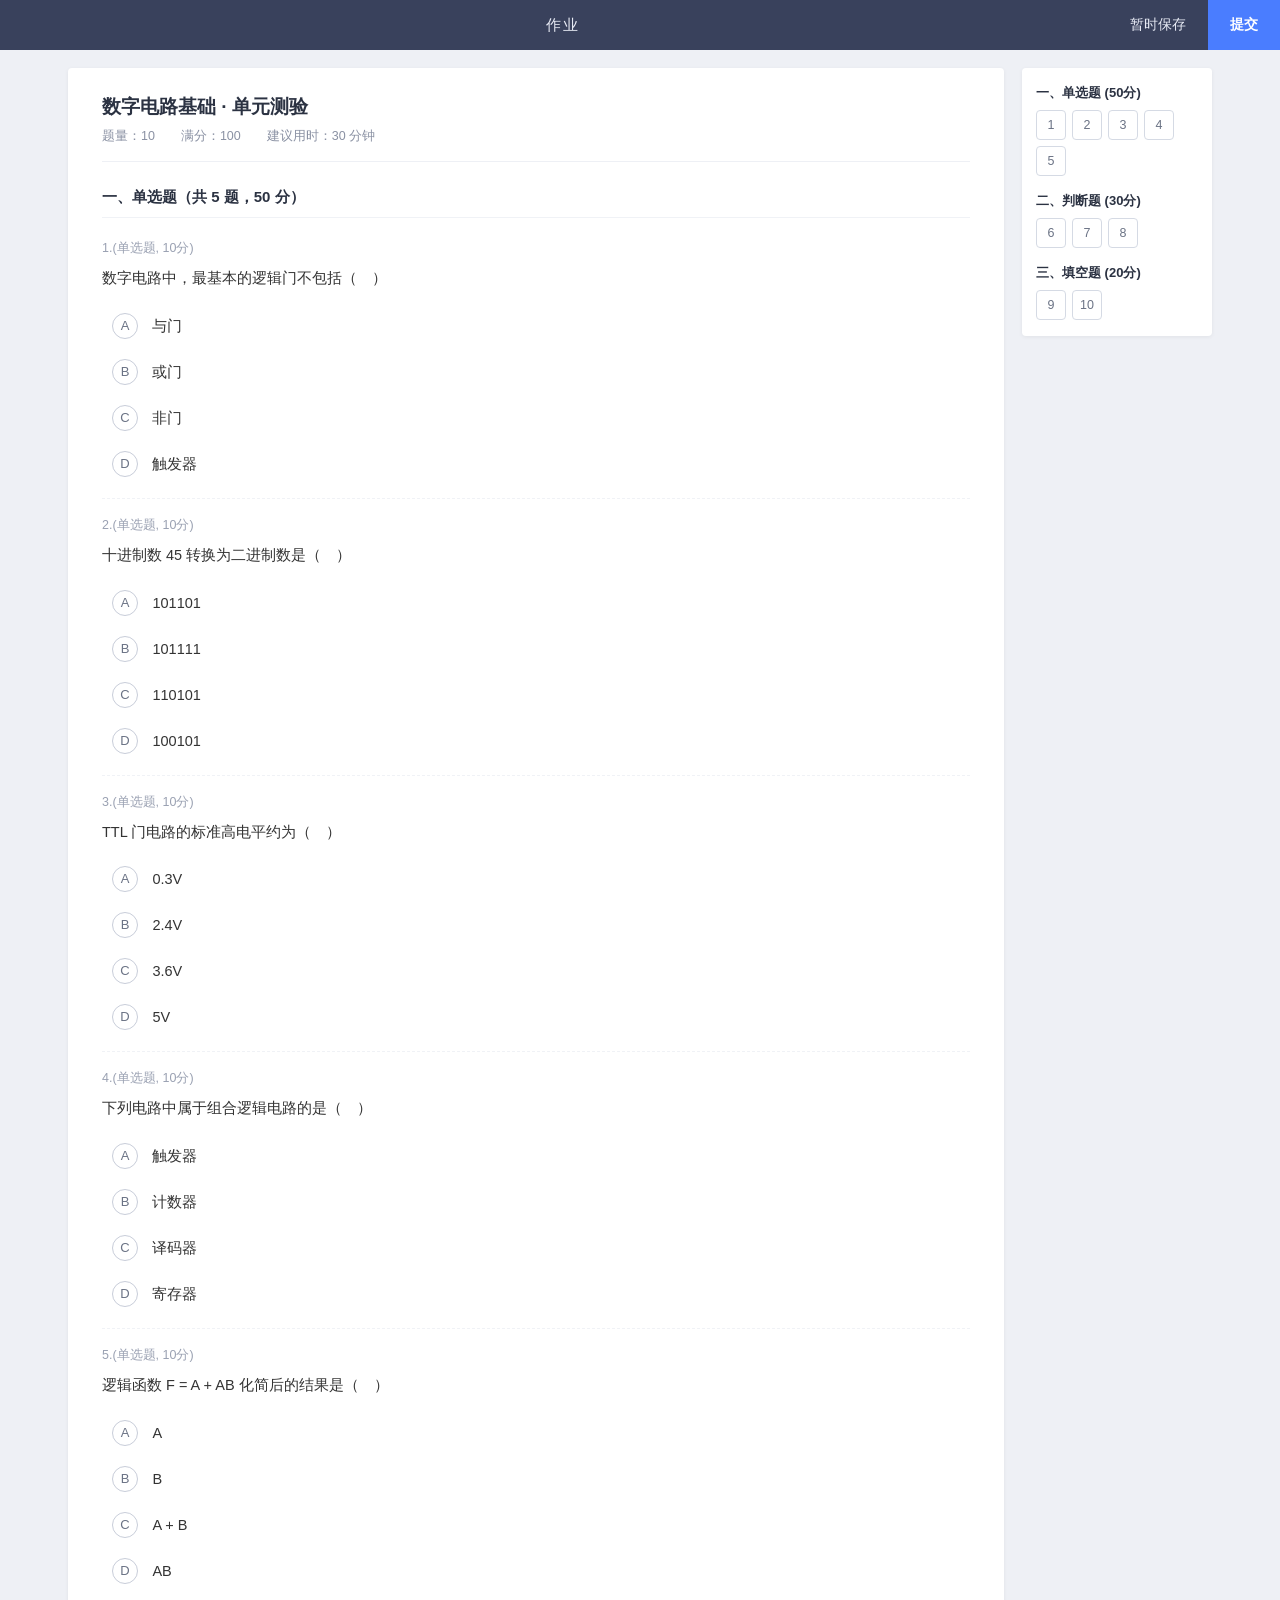
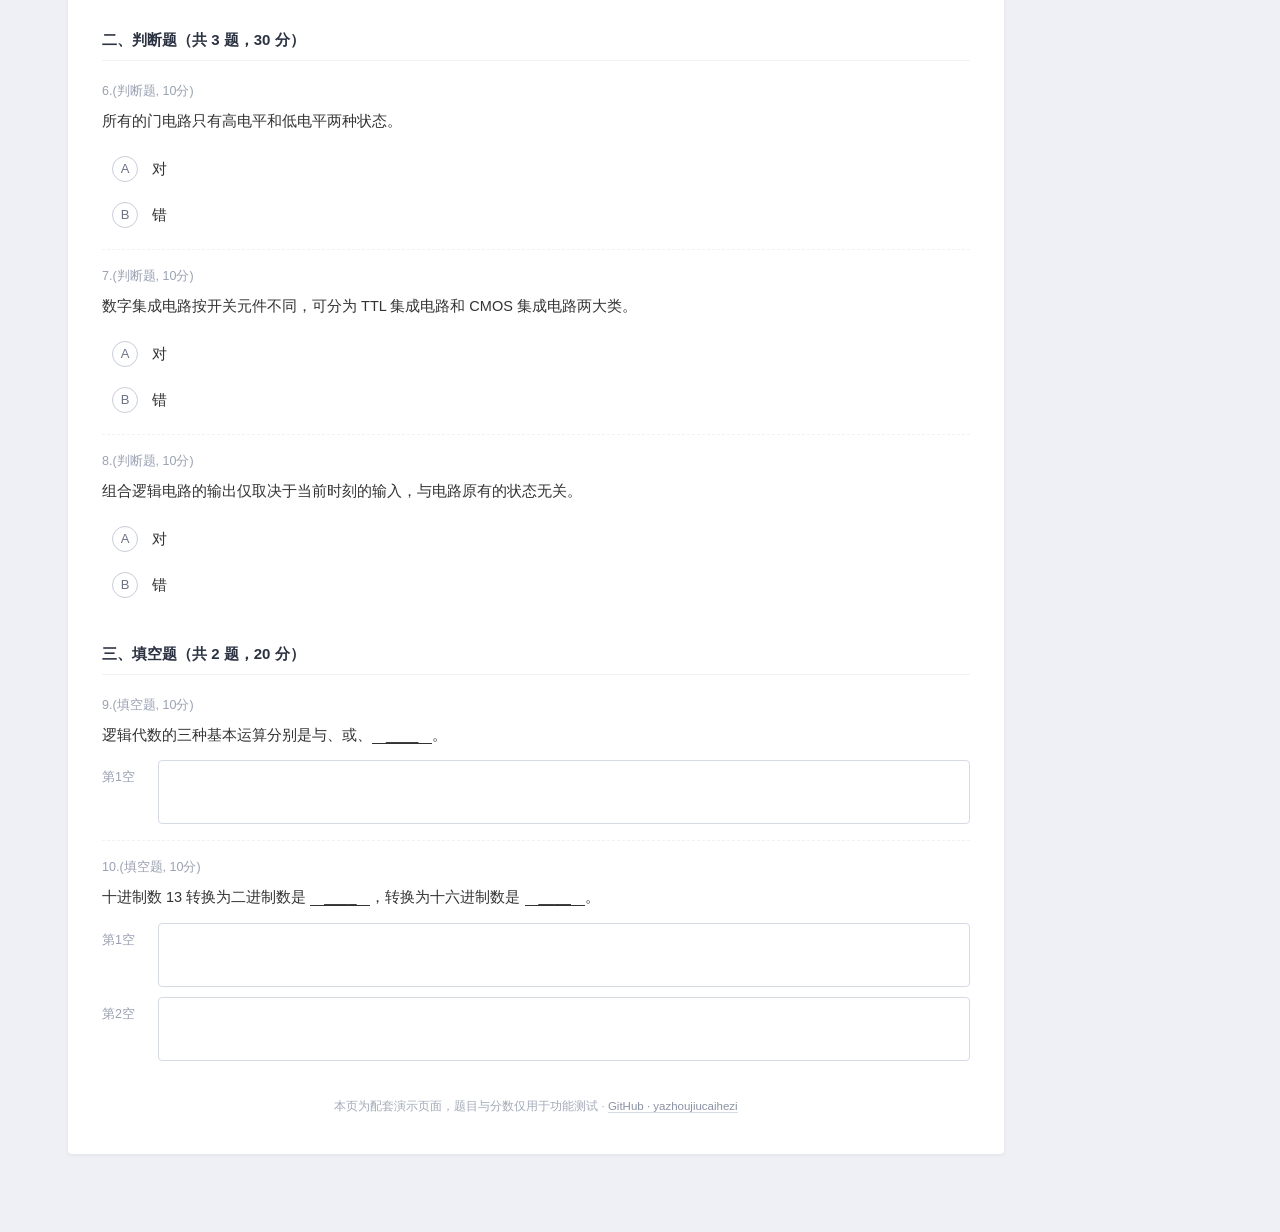
<file: exam.html>
<!DOCTYPE html>
<html lang="zh-CN">
<head>
<meta charset="UTF-8" />
<meta name="viewport" content="width=device-width, initial-scale=1.0" />
<title>数字电路基础 · 单元测验</title>
<style>
  * { box-sizing: border-box; }
  html, body { margin: 0; padding: 0; }
  body {
    background: #eef0f5;
    color: #333;
    font-family: -apple-system, BlinkMacSystemFont, "Segoe UI", "PingFang SC", "Microsoft YaHei", sans-serif;
    -webkit-font-smoothing: antialiased;
  }

  /* ---------- 顶栏 ---------- */
  .topbar {
    position: sticky; top: 0; z-index: 20;
    height: 50px;
    display: flex; align-items: center;
    background: #39415c;
    color: #e8ebf5;
    padding: 0 0 0 18px;
  }
  .tb-title { flex: 1; text-align: center; font-size: 15px; letter-spacing: 2px; }
  .tb-right { display: flex; height: 100%; }
  .tb-right button {
    height: 100%; border: 0; cursor: pointer;
    font-size: 13.5px; font-family: inherit;
    padding: 0 22px; color: #e8ebf5; background: transparent;
    transition: background .15s;
  }
  .tb-right .btn-save:hover { background: rgba(255,255,255,.09); }
  .tb-right .btn-submit { background: #4a7dff; color: #fff; font-weight: 600; }
  .tb-right .btn-submit:hover { background: #3d6ff0; }

  /* ---------- 布局 ---------- */
  .layout {
    display: flex; gap: 18px;
    max-width: 1180px;
    margin: 18px auto;
    padding: 0 18px 60px;
    align-items: flex-start;
  }
  .content { flex: 1; min-width: 0; }

  .paper {
    background: #fff;
    border-radius: 4px;
    padding: 26px 34px 40px;
    box-shadow: 0 1px 4px rgba(0,0,0,.06);
  }
  .paper-head { border-bottom: 1px solid #eef0f5; padding-bottom: 16px; margin-bottom: 8px; }
  .paper-head h1 { margin: 0 0 8px; font-size: 19px; font-weight: 600; color: #2b3242; }
  .paper-head .meta { font-size: 12.5px; color: #8a91a3; }

  /* ---------- 题型分节 ---------- */
  .sec { margin-top: 26px; }
  .sec > h2 {
    font-size: 15px; font-weight: 600; color: #2b3242;
    margin: 0 0 4px; padding-bottom: 10px;
    border-bottom: 1px solid #f0f2f6;
  }

  /* ---------- 题目 ---------- */
  .questionLi { padding: 18px 0 6px; border-bottom: 1px dashed #f0f2f6; }
  .questionLi:last-child { border-bottom: 0; }

  .qtitle { font-size: 12.5px; color: #9aa1b2; margin-bottom: 8px; }
  .stem {
    font-size: 14.5px; line-height: 1.85; color: #333;
    margin-bottom: 12px; word-break: break-word;
  }
  .stem u { text-decoration: none; border-bottom: 1px solid #333; padding: 0 14px; }

  /* ---------- 选项 ---------- */
  .stem_answer { margin: 0 0 6px; }
  .answerBg {
    display: block;
    padding: 9px 10px; margin-bottom: 2px;
    border-radius: 4px;
    cursor: pointer;
    transition: background .13s;
    outline: none;
    overflow: hidden;
  }
  .answerBg:hover { background: #f5f7fb; }
  .answerBg:focus-visible { box-shadow: 0 0 0 2px #c9d6ff; }

  .num_option {
    display: inline-block; vertical-align: middle;
    width: 26px; height: 26px; line-height: 24px;
    margin-right: 10px;
    text-align: center;
    font-size: 13px; color: #6b7385;
    border: 1px solid #c8cdd9; border-radius: 50%;
    background: #fff;
    transition: .15s;
  }
  .answer_p {
    display: inline-block; vertical-align: middle;
    max-width: calc(100% - 40px);
    font-size: 14.5px; line-height: 26px; color: #333;
    word-break: break-word;
  }

  .answerBgSelected { background: #eef3ff; }
  .answerBgSelected .num_option {
    color: #fff; background: #4a7dff; border-color: #4a7dff;
  }
  .answerBgSelected .answer_p { color: #2b5fd9; }

  /* ---------- 填空 ---------- */
  .blank-row { display: flex; align-items: flex-start; gap: 10px; margin-bottom: 10px; }
  .blank-row::before {
    content: "第" attr(data-no) "空";
    flex: 0 0 46px;
    font-size: 12.5px; color: #9aa1b2; line-height: 34px;
  }
  .editor {
    flex: 1; min-width: 0;
    border: 1px solid #d5dae4;
    border-radius: 4px;
    background: #fff;
    transition: border-color .15s;
    overflow: hidden;
  }
  .editor:focus-within { border-color: #4a7dff; box-shadow: 0 0 0 3px rgba(74,125,255,.1); }
  .editor-frame {
    display: block; width: 100%; height: 62px;
    border: 0; background: transparent;
  }

  /* ---------- 右侧题号 ---------- */
  .nav {
    flex: 0 0 190px;
    position: sticky; top: 68px;
    background: #fff; border-radius: 4px;
    padding: 16px 14px;
    box-shadow: 0 1px 4px rgba(0,0,0,.06);
  }
  .nav h3 { margin: 0 0 8px; font-size: 13px; font-weight: 600; color: #2b3242; }
  .nav .grp { margin-bottom: 16px; }
  .nav .grp:last-child { margin-bottom: 0; }
  .nav .nums { display: flex; flex-wrap: wrap; gap: 6px; }
  .nav .nums a {
    width: 30px; height: 30px; line-height: 28px;
    text-align: center; font-size: 12.5px;
    color: #6b7385; text-decoration: none;
    border: 1px solid #d5dae4; border-radius: 4px;
    background: #fff;
    transition: .13s;
  }
  .nav .nums a:hover { border-color: #4a7dff; color: #4a7dff; }
  .nav .nums a.done { background: #4a7dff; border-color: #4a7dff; color: #fff; }

  /* ---------- 结果 ---------- */
  .mask {
    position: fixed; inset: 0; z-index: 100;
    display: none; align-items: center; justify-content: center;
    background: rgba(20, 24, 34, .55);
  }
  .mask.show { display: flex; }
  .result {
    width: 420px; max-width: calc(100vw - 32px);
    background: #fff; border-radius: 10px;
    padding: 26px 28px 22px;
    box-shadow: 0 20px 60px rgba(0,0,0,.3);
    text-align: center;
  }
  .result .score { font-size: 46px; font-weight: 700; color: #4a7dff; line-height: 1.1; }
  .result .score small { font-size: 15px; color: #8a91a3; font-weight: 400; }
  .result .line { font-size: 13px; color: #6b7385; margin: 8px 0 18px; }
  .result .detail {
    text-align: left; font-size: 12.5px; line-height: 1.9; color: #5a6274;
    max-height: 220px; overflow-y: auto;
    border-top: 1px solid #eef0f5; padding-top: 12px;
  }
  .result .detail b { color: #2b3242; }
  .result .detail .bad { color: #e0554d; }
  .result .detail .good { color: #2fa87a; }
  .result button {
    margin-top: 18px; width: 100%; height: 38px;
    border: 0; border-radius: 6px; background: #4a7dff; color: #fff;
    font-size: 14px; cursor: pointer; font-family: inherit;
  }
  .result button:hover { background: #3d6ff0; }

  .toast {
    position: fixed; left: 50%; bottom: 40px; transform: translate(-50%, 10px);
    background: rgba(35, 40, 54, .92); color: #fff;
    font-size: 13px; padding: 9px 18px; border-radius: 6px;
    opacity: 0; pointer-events: none; transition: .2s; z-index: 120;
  }
  .toast.show { opacity: 1; transform: translate(-50%, 0); }

  .foot { text-align: center; font-size: 11.5px; color: #a3aab8; padding: 22px 0 0; }
  .foot a { color: #8a91a3; text-decoration: none; border-bottom: 1px solid #d5dae4; }

  @media (max-width: 860px) {
    .layout { flex-direction: column-reverse; }
    .nav { position: static; width: 100%; flex: none; }
    .nav .nums { flex-wrap: wrap; }
    .paper { padding: 20px 18px 30px; }
  }
  @media print {
    .topbar, .nav, .mask, .toast { display: none !important; }
    .layout { display: block; padding: 0; }
    .paper { box-shadow: none; }
  }
</style>
</head>
<body>

<header class="topbar">
  <div class="tb-title">作业</div>
  <div class="tb-right">
    <button class="btn-save" id="btnSave" type="button">暂时保存</button>
    <button class="btn-submit" id="btnSubmit" type="button">提交</button>
  </div>
</header>

<div class="layout">
  <main class="content" id="content">
    <div class="paper">
      <div class="paper-head">
        <h1>数字电路基础 · 单元测验</h1>
        <div class="meta">题量：10　　满分：100　　建议用时：30 分钟</div>
      </div>

      <!-- ================= 一、单选题 ================= -->
      <section class="sec">
        <h2>一、单选题（共 5 题，50 分）</h2>

        <div class="padB50 questionLi fontLabel singleQuesId" id="q1" data-qid="1" data-type="choice">
          <div class="qtitle">1.(单选题, 10分)</div>
          <div class="stem">数字电路中，最基本的逻辑门不包括（　）</div>
          <input type="hidden" id="answer1" name="answer1" value="" />
          <div class="stem_answer qrDetail">
            <div class="clearfix answerBg" onclick="addChoice(this)" tabindex="0" role="radio" aria-label="A" aria-checked="false" qid="1" qtype="1">
              <span aria-hidden="true" data="true" class="choice1 num_option fl">A</span>
              <span aria-hidden="true" class="fl answer_p">与门</span>
            </div>
            <div class="clearfix answerBg" onclick="addChoice(this)" tabindex="0" role="radio" aria-label="B" aria-checked="false" qid="1" qtype="1">
              <span aria-hidden="true" data="true" class="choice1 num_option fl">B</span>
              <span aria-hidden="true" class="fl answer_p">或门</span>
            </div>
            <div class="clearfix answerBg" onclick="addChoice(this)" tabindex="0" role="radio" aria-label="C" aria-checked="false" qid="1" qtype="1">
              <span aria-hidden="true" data="true" class="choice1 num_option fl">C</span>
              <span aria-hidden="true" class="fl answer_p">非门</span>
            </div>
            <div class="clearfix answerBg" onclick="addChoice(this)" tabindex="0" role="radio" aria-label="D" aria-checked="false" qid="1" qtype="1">
              <span aria-hidden="true" data="true" class="choice1 num_option fl">D</span>
              <span aria-hidden="true" class="fl answer_p">触发器</span>
            </div>
          </div>
        </div>

        <div class="padB50 questionLi fontLabel singleQuesId" id="q2" data-qid="2" data-type="choice">
          <div class="qtitle">2.(单选题, 10分)</div>
          <div class="stem">十进制数 45 转换为二进制数是（　）</div>
          <input type="hidden" id="answer2" name="answer2" value="" />
          <div class="stem_answer qrDetail">
            <div class="clearfix answerBg" onclick="addChoice(this)" tabindex="0" role="radio" aria-label="A" aria-checked="false" qid="2" qtype="1">
              <span aria-hidden="true" data="true" class="choice2 num_option fl">A</span>
              <span aria-hidden="true" class="fl answer_p">101101</span>
            </div>
            <div class="clearfix answerBg" onclick="addChoice(this)" tabindex="0" role="radio" aria-label="B" aria-checked="false" qid="2" qtype="1">
              <span aria-hidden="true" data="true" class="choice2 num_option fl">B</span>
              <span aria-hidden="true" class="fl answer_p">101111</span>
            </div>
            <div class="clearfix answerBg" onclick="addChoice(this)" tabindex="0" role="radio" aria-label="C" aria-checked="false" qid="2" qtype="1">
              <span aria-hidden="true" data="true" class="choice2 num_option fl">C</span>
              <span aria-hidden="true" class="fl answer_p">110101</span>
            </div>
            <div class="clearfix answerBg" onclick="addChoice(this)" tabindex="0" role="radio" aria-label="D" aria-checked="false" qid="2" qtype="1">
              <span aria-hidden="true" data="true" class="choice2 num_option fl">D</span>
              <span aria-hidden="true" class="fl answer_p">100101</span>
            </div>
          </div>
        </div>

        <div class="padB50 questionLi fontLabel singleQuesId" id="q3" data-qid="3" data-type="choice">
          <div class="qtitle">3.(单选题, 10分)</div>
          <div class="stem">TTL 门电路的标准高电平约为（　）</div>
          <input type="hidden" id="answer3" name="answer3" value="" />
          <div class="stem_answer qrDetail">
            <div class="clearfix answerBg" onclick="addChoice(this)" tabindex="0" role="radio" aria-label="A" aria-checked="false" qid="3" qtype="1">
              <span aria-hidden="true" data="true" class="choice3 num_option fl">A</span>
              <span aria-hidden="true" class="fl answer_p">0.3V</span>
            </div>
            <div class="clearfix answerBg" onclick="addChoice(this)" tabindex="0" role="radio" aria-label="B" aria-checked="false" qid="3" qtype="1">
              <span aria-hidden="true" data="true" class="choice3 num_option fl">B</span>
              <span aria-hidden="true" class="fl answer_p">2.4V</span>
            </div>
            <div class="clearfix answerBg" onclick="addChoice(this)" tabindex="0" role="radio" aria-label="C" aria-checked="false" qid="3" qtype="1">
              <span aria-hidden="true" data="true" class="choice3 num_option fl">C</span>
              <span aria-hidden="true" class="fl answer_p">3.6V</span>
            </div>
            <div class="clearfix answerBg" onclick="addChoice(this)" tabindex="0" role="radio" aria-label="D" aria-checked="false" qid="3" qtype="1">
              <span aria-hidden="true" data="true" class="choice3 num_option fl">D</span>
              <span aria-hidden="true" class="fl answer_p">5V</span>
            </div>
          </div>
        </div>

        <div class="padB50 questionLi fontLabel singleQuesId" id="q4" data-qid="4" data-type="choice">
          <div class="qtitle">4.(单选题, 10分)</div>
          <div class="stem">下列电路中属于组合逻辑电路的是（　）</div>
          <input type="hidden" id="answer4" name="answer4" value="" />
          <div class="stem_answer qrDetail">
            <div class="clearfix answerBg" onclick="addChoice(this)" tabindex="0" role="radio" aria-label="A" aria-checked="false" qid="4" qtype="1">
              <span aria-hidden="true" data="true" class="choice4 num_option fl">A</span>
              <span aria-hidden="true" class="fl answer_p">触发器</span>
            </div>
            <div class="clearfix answerBg" onclick="addChoice(this)" tabindex="0" role="radio" aria-label="B" aria-checked="false" qid="4" qtype="1">
              <span aria-hidden="true" data="true" class="choice4 num_option fl">B</span>
              <span aria-hidden="true" class="fl answer_p">计数器</span>
            </div>
            <div class="clearfix answerBg" onclick="addChoice(this)" tabindex="0" role="radio" aria-label="C" aria-checked="false" qid="4" qtype="1">
              <span aria-hidden="true" data="true" class="choice4 num_option fl">C</span>
              <span aria-hidden="true" class="fl answer_p">译码器</span>
            </div>
            <div class="clearfix answerBg" onclick="addChoice(this)" tabindex="0" role="radio" aria-label="D" aria-checked="false" qid="4" qtype="1">
              <span aria-hidden="true" data="true" class="choice4 num_option fl">D</span>
              <span aria-hidden="true" class="fl answer_p">寄存器</span>
            </div>
          </div>
        </div>

        <div class="padB50 questionLi fontLabel singleQuesId" id="q5" data-qid="5" data-type="choice">
          <div class="qtitle">5.(单选题, 10分)</div>
          <div class="stem">逻辑函数 F = A + AB 化简后的结果是（　）</div>
          <input type="hidden" id="answer5" name="answer5" value="" />
          <div class="stem_answer qrDetail">
            <div class="clearfix answerBg" onclick="addChoice(this)" tabindex="0" role="radio" aria-label="A" aria-checked="false" qid="5" qtype="1">
              <span aria-hidden="true" data="true" class="choice5 num_option fl">A</span>
              <span aria-hidden="true" class="fl answer_p">A</span>
            </div>
            <div class="clearfix answerBg" onclick="addChoice(this)" tabindex="0" role="radio" aria-label="B" aria-checked="false" qid="5" qtype="1">
              <span aria-hidden="true" data="true" class="choice5 num_option fl">B</span>
              <span aria-hidden="true" class="fl answer_p">B</span>
            </div>
            <div class="clearfix answerBg" onclick="addChoice(this)" tabindex="0" role="radio" aria-label="C" aria-checked="false" qid="5" qtype="1">
              <span aria-hidden="true" data="true" class="choice5 num_option fl">C</span>
              <span aria-hidden="true" class="fl answer_p">A + B</span>
            </div>
            <div class="clearfix answerBg" onclick="addChoice(this)" tabindex="0" role="radio" aria-label="D" aria-checked="false" qid="5" qtype="1">
              <span aria-hidden="true" data="true" class="choice5 num_option fl">D</span>
              <span aria-hidden="true" class="fl answer_p">AB</span>
            </div>
          </div>
        </div>
      </section>

      <!-- ================= 二、判断题 ================= -->
      <section class="sec">
        <h2>二、判断题（共 3 题，30 分）</h2>

        <div class="padB50 questionLi fontLabel singleQuesId" id="q6" data-qid="6" data-type="judge">
          <div class="qtitle">6.(判断题, 10分)</div>
          <div class="stem">所有的门电路只有高电平和低电平两种状态。</div>
          <input type="hidden" id="answer6" name="answer6" value="" />
          <div class="stem_answer qrDetail">
            <div class="clearfix answerBg" onclick="addChoice(this)" tabindex="0" role="radio" aria-label="A" aria-checked="false" qid="6" qtype="3">
              <span aria-hidden="true" data="true" class="choice6 num_option fl">A</span>
              <span aria-hidden="true" class="fl answer_p">对</span>
            </div>
            <div class="clearfix answerBg" onclick="addChoice(this)" tabindex="0" role="radio" aria-label="B" aria-checked="false" qid="6" qtype="3">
              <span aria-hidden="true" data="true" class="choice6 num_option fl">B</span>
              <span aria-hidden="true" class="fl answer_p">错</span>
            </div>
          </div>
        </div>

        <div class="padB50 questionLi fontLabel singleQuesId" id="q7" data-qid="7" data-type="judge">
          <div class="qtitle">7.(判断题, 10分)</div>
          <div class="stem">数字集成电路按开关元件不同，可分为 TTL 集成电路和 CMOS 集成电路两大类。</div>
          <input type="hidden" id="answer7" name="answer7" value="" />
          <div class="stem_answer qrDetail">
            <div class="clearfix answerBg" onclick="addChoice(this)" tabindex="0" role="radio" aria-label="A" aria-checked="false" qid="7" qtype="3">
              <span aria-hidden="true" data="true" class="choice7 num_option fl">A</span>
              <span aria-hidden="true" class="fl answer_p">对</span>
            </div>
            <div class="clearfix answerBg" onclick="addChoice(this)" tabindex="0" role="radio" aria-label="B" aria-checked="false" qid="7" qtype="3">
              <span aria-hidden="true" data="true" class="choice7 num_option fl">B</span>
              <span aria-hidden="true" class="fl answer_p">错</span>
            </div>
          </div>
        </div>

        <div class="padB50 questionLi fontLabel singleQuesId" id="q8" data-qid="8" data-type="judge">
          <div class="qtitle">8.(判断题, 10分)</div>
          <div class="stem">组合逻辑电路的输出仅取决于当前时刻的输入，与电路原有的状态无关。</div>
          <input type="hidden" id="answer8" name="answer8" value="" />
          <div class="stem_answer qrDetail">
            <div class="clearfix answerBg" onclick="addChoice(this)" tabindex="0" role="radio" aria-label="A" aria-checked="false" qid="8" qtype="3">
              <span aria-hidden="true" data="true" class="choice8 num_option fl">A</span>
              <span aria-hidden="true" class="fl answer_p">对</span>
            </div>
            <div class="clearfix answerBg" onclick="addChoice(this)" tabindex="0" role="radio" aria-label="B" aria-checked="false" qid="8" qtype="3">
              <span aria-hidden="true" data="true" class="choice8 num_option fl">B</span>
              <span aria-hidden="true" class="fl answer_p">错</span>
            </div>
          </div>
        </div>
      </section>

      <!-- ================= 三、填空题 ================= -->
      <section class="sec">
        <h2>三、填空题（共 2 题，20 分）</h2>

        <div class="padB50 questionLi fontLabel singleQuesId" id="q9" data-qid="9" data-type="fill">
          <div class="qtitle">9.(填空题, 10分)</div>
          <div class="stem">逻辑代数的三种基本运算分别是与、或、<u>____</u>。</div>
          <div class="blank-row" data-no="1">
            <div class="editor">
              <iframe class="editor-frame" title="第1空输入区"></iframe>
            </div>
          </div>
        </div>

        <div class="padB50 questionLi fontLabel singleQuesId" id="q10" data-qid="10" data-type="fill">
          <div class="qtitle">10.(填空题, 10分)</div>
          <div class="stem">十进制数 13 转换为二进制数是 <u>____</u>，转换为十六进制数是 <u>____</u>。</div>
          <div class="blank-row" data-no="1">
            <div class="editor">
              <iframe class="editor-frame" title="第1空输入区"></iframe>
            </div>
          </div>
          <div class="blank-row" data-no="2">
            <div class="editor">
              <iframe class="editor-frame" title="第2空输入区"></iframe>
            </div>
          </div>
        </div>
      </section>

      <div class="foot">
        本页为配套演示页面，题目与分数仅用于功能测试 ·
        <a href="https://github.com/yazhoujiucaihezi" target="_blank" rel="noopener">GitHub · yazhoujiucaihezi</a>
      </div>
    </div>
  </main>

  <aside class="nav">
    <div class="grp">
      <h3>一、单选题 (50分)</h3>
      <div class="nums" data-grp="1">
        <a href="#q1" data-n="1">1</a><a href="#q2" data-n="2">2</a><a href="#q3" data-n="3">3</a>
        <a href="#q4" data-n="4">4</a><a href="#q5" data-n="5">5</a>
      </div>
    </div>
    <div class="grp">
      <h3>二、判断题 (30分)</h3>
      <div class="nums" data-grp="6">
        <a href="#q6" data-n="6">6</a><a href="#q7" data-n="7">7</a><a href="#q8" data-n="8">8</a>
      </div>
    </div>
    <div class="grp">
      <h3>三、填空题 (20分)</h3>
      <div class="nums" data-grp="9">
        <a href="#q9" data-n="9">9</a><a href="#q10" data-n="10">10</a>
      </div>
    </div>
  </aside>
</div>

<div class="mask" id="mask">
  <div class="result">
    <div class="score" id="scoreNum">0<small> / 100</small></div>
    <div class="line" id="scoreLine"></div>
    <div class="detail" id="scoreDetail"></div>
    <button type="button" id="btnClose">关闭</button>
  </div>
</div>

<div class="toast" id="toast"></div>

<script>
(function () {
  'use strict';

  /* 标准答案 */
  var KEY = {
    1: 'D', 2: 'A', 3: 'B', 4: 'C', 5: 'A',
    6: 'A', 7: 'A', 8: 'A',
    9: ['非'], 10: ['1101', 'D']
  };
  var TYPE_NAME = { 1: '单选题', 6: '判断题', 9: '填空题' };
  var FILL_QIDS = [9, 10];
  var TOTAL = 10;

  /* ---------- 初始化 iframe 编辑器 ---------- */
  function initEditors() {
    var frames = document.querySelectorAll('.editor-frame');
    for (var i = 0; i < frames.length; i++) {
      (function (frame) {
        var doc = frame.contentDocument;
        if (!doc) return;
        doc.open();
        doc.write(
          '<!DOCTYPE html><html><head><meta charset="utf-8"><style>' +
          'html,body{margin:0;padding:0;height:100%;}' +
          'body{font:14px/1.75 -apple-system,"PingFang SC","Microsoft YaHei",sans-serif;' +
          'color:#333;padding:6px 10px;outline:none;box-sizing:border-box;}' +
          'p{margin:0;}' +
          '</style></head><body class="view contenteditable" contenteditable="true"><p><br></p></body></html>'
        );
        doc.close();
        frame.contentDocument.body.addEventListener('input', markDone);
      })(frames[i]);
    }
  }

  /* ---------- 选中选项 ---------- */
  window.addChoice = function (el) {
    var qid = el.getAttribute('qid');
    var sameQ = document.querySelectorAll('[qid="' + qid + '"][role="radio"]');
    for (var i = 0; i < sameQ.length; i++) {
      sameQ[i].setAttribute('aria-checked', 'false');
      sameQ[i].classList.remove('answerBgSelected');
    }
    el.setAttribute('aria-checked', 'true');
    el.classList.add('answerBgSelected');

    var hidden = document.getElementById('answer' + qid);
    if (hidden) hidden.value = el.getAttribute('aria-label');
    markDone();
  };

  /* 键盘可操作（原生 radio 的语义） */
  document.addEventListener('keydown', function (e) {
    var el = document.activeElement;
    if (!el || el.getAttribute('role') !== 'radio') return;
    if (e.key === ' ' || e.key === 'Enter') {
      e.preventDefault();
      el.click();
    }
  });

  /* ---------- 已完成标记 ---------- */
  function answered(qid) {
    if (FILL_QIDS.indexOf(qid) >= 0) {
      var box = document.getElementById('q' + qid);
      var bodies = box.querySelectorAll('.editor-frame');
      for (var i = 0; i < bodies.length; i++) {
        var b = bodies[i].contentDocument && bodies[i].contentDocument.body;
        if (b && b.textContent.trim()) return true;
      }
      return false;
    }
    var h = document.getElementById('answer' + qid);
    return h && h.value !== '';
  }

  function markDone() {
    var links = document.querySelectorAll('.nav .nums a');
    for (var i = 0; i < links.length; i++) {
      var n = Number(links[i].getAttribute('data-n'));
      links[i].classList.toggle('done', answered(n));
    }
  }
  document.addEventListener('click', function () { setTimeout(markDone, 0); }, true);

  /* ---------- 取作答 ---------- */
  function fillText(qid) {
    var box = document.getElementById('q' + qid);
    var frames = box.querySelectorAll('.editor-frame');
    var out = [];
    for (var i = 0; i < frames.length; i++) {
      var b = frames[i].contentDocument && frames[i].contentDocument.body;
      out.push(b ? b.textContent.trim() : '');
    }
    return out;
  }

  /* ---------- 提交判分 ---------- */
  function submit() {
    var score = 0;
    var lines = [];

    for (var qid = 1; qid <= TOTAL; qid++) {
      var full = 10;
      var got = 0;
      var mine = '';
      var right = '';

      if (FILL_QIDS.indexOf(qid) >= 0) {
        var vals = fillText(qid);
        var key = KEY[qid];
        var hit = 0;
        for (var k = 0; k < key.length; k++) {
          if ((vals[k] || '').replace(/\s/g, '') === key[k]) hit++;
        }
        got = Math.round(full * hit / key.length);
        mine = vals.join(' / ') || '（空）';
        right = key.join(' / ');
      } else {
        var h = document.getElementById('answer' + qid);
        mine = h && h.value ? h.value : '（未作答）';
        right = KEY[qid];
        got = mine === right ? full : 0;
      }

      score += got;
      var cls = got === full ? 'good' : 'bad';
      lines.push(
        '<b>' + qid + '.</b> 你的答案：<span class="' + cls + '">' + mine +
        '</span>　正确：' + right + '　<span class="' + cls + '">' + got + '/' + full + '</span>'
      );
    }

    document.getElementById('scoreNum').innerHTML = score + '<small> / 100</small>';
    document.getElementById('scoreLine').textContent =
      score === 100 ? '全对，这页没白做。' :
      score >= 80 ? '基本掌握，错的几道看下解析。' :
      score >= 60 ? '刚过线，回去把门电路和卡诺图再看一遍。' :
      '还差得多，先把基本概念过一遍。';
    document.getElementById('scoreDetail').innerHTML = lines.join('<br/>');
    document.getElementById('mask').classList.add('show');
  }

  /* ---------- 暂时保存 ---------- */
  function save() {
    var data = { choice: {}, fill: {}, at: Date.now() };
    for (var qid = 1; qid <= TOTAL; qid++) {
      if (FILL_QIDS.indexOf(qid) >= 0) data.fill[qid] = fillText(qid);
      else {
        var h = document.getElementById('answer' + qid);
        data.choice[qid] = h ? h.value : '';
      }
    }
    try {
      localStorage.setItem('demo-exam-progress', JSON.stringify(data));
      toast('已保存到本机（' + new Date().toLocaleTimeString('zh-CN') + '）');
    } catch (e) {
      toast('保存失败：浏览器禁用了本地存储');
    }
  }

  function restore() {
    var raw = null;
    try { raw = localStorage.getItem('demo-exam-progress'); } catch (e) { return; }
    if (!raw) return;
    var data;
    try { data = JSON.parse(raw); } catch (e) { return; }

    Object.keys(data.choice || {}).forEach(function (qid) {
      var v = data.choice[qid];
      if (!v) return;
      var el = document.querySelector('[qid="' + qid + '"][aria-label="' + v + '"]');
      if (el) window.addChoice(el);
    });

    Object.keys(data.fill || {}).forEach(function (qid) {
      var vals = data.fill[qid] || [];
      var frames = document.querySelectorAll('#q' + qid + ' .editor-frame');
      for (var i = 0; i < frames.length && i < vals.length; i++) {
        var b = frames[i].contentDocument && frames[i].contentDocument.body;
        if (b && vals[i]) b.innerHTML = '<p>' + vals[i] + '</p>';
      }
    });

    markDone();
    if (Object.keys(data.choice || {}).length || Object.keys(data.fill || {}).length) {
      toast('已恢复上次的作答');
    }
  }

  /* ---------- toast ---------- */
  var toastTimer = null;
  function toast(msg) {
    var el = document.getElementById('toast');
    el.textContent = msg;
    el.classList.add('show');
    clearTimeout(toastTimer);
    toastTimer = setTimeout(function () { el.classList.remove('show'); }, 2000);
  }

  /* ---------- 事件 ---------- */
  document.getElementById('btnSave').addEventListener('click', save);
  document.getElementById('btnSubmit').addEventListener('click', function () {
    var done = 0;
    for (var qid = 1; qid <= TOTAL; qid++) if (answered(qid)) done++;
    if (done < TOTAL && !confirm('还有 ' + (TOTAL - done) + ' 题没作答，确定提交？')) return;
    submit();
  });
  document.getElementById('btnClose').addEventListener('click', function () {
    document.getElementById('mask').classList.remove('show');
  });

  /* ---------- 启动 ---------- */
  initEditors();
  restore();
  markDone();
})();
</script>
</body>
</html>
</file>
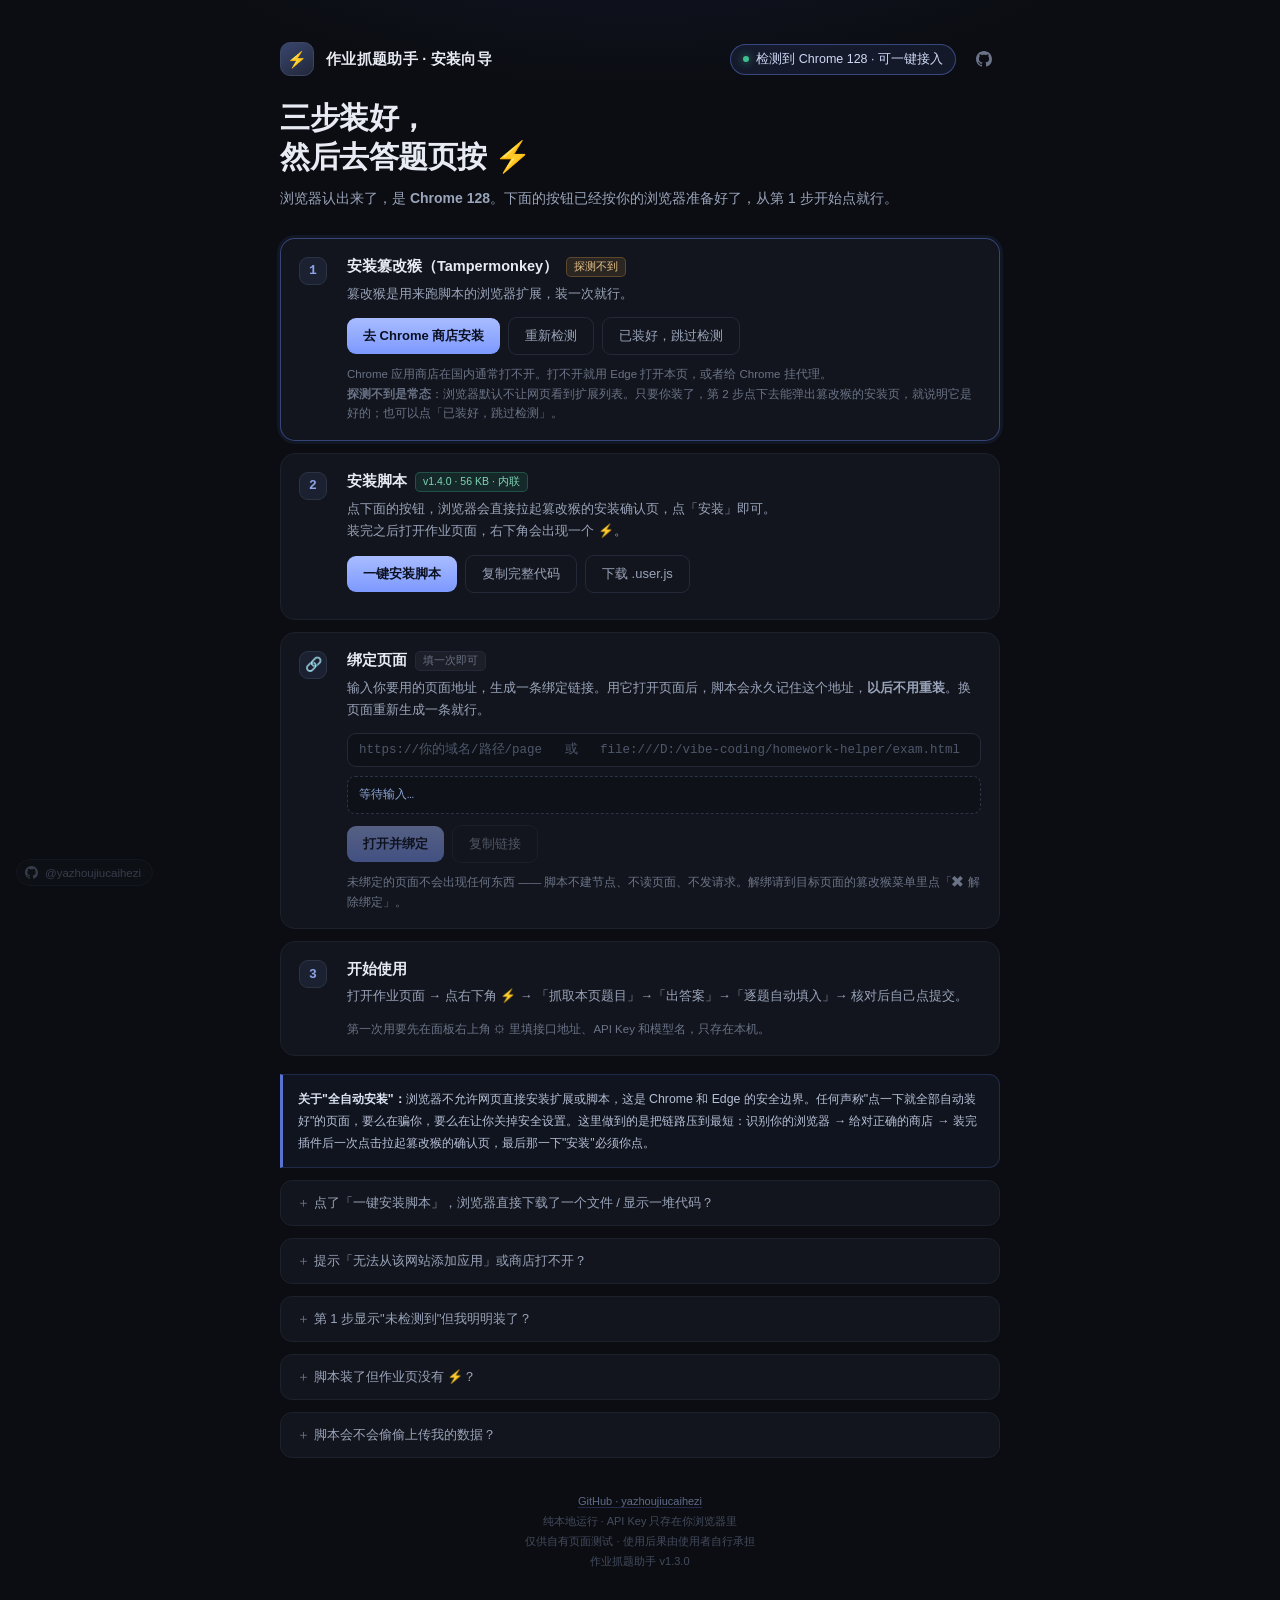
<file: install.html>
<!DOCTYPE html>
<html lang="zh-CN">
<head>
<meta charset="UTF-8" />
<meta name="viewport" content="width=device-width, initial-scale=1.0" />
<meta name="author" content="yazhoujiucaihezi" />
<meta property="og:site_name" content="yazhoujiucaihezi" />
<meta property="og:title" content="作业抓题助手 · 安装向导" />
<meta property="og:description" content="识别浏览器，一键拉起篡改猴安装脚本。纯本地运行，不点提交。" />
<title>安装向导 · 作业抓题助手</title>
<style>
  :root {
    --bg: #0b0d12;
    --panel: #12151d;
    --panel-2: #171c27;
    --line: #232936;
    --line-soft: #1c212c;
    --text: #e8ebf3;
    --dim: #9aa4ba;
    --mute: #6a7387;
    --accent: #6d8cff;
    --accent-soft: rgba(109, 140, 255, .14);
    --accent-line: rgba(109, 140, 255, .4);
    --ok: #3fbf8f;
    --warn: #e0a24a;
    --font: -apple-system, BlinkMacSystemFont, "Segoe UI", "PingFang SC", "Microsoft YaHei", sans-serif;
    --mono: ui-monospace, "SFMono-Regular", Consolas, monospace;
  }
  * { box-sizing: border-box; }
  html, body { margin: 0; padding: 0; }
  body {
    background:
      radial-gradient(900px 500px at 50% -260px, rgba(90, 120, 255, .16), transparent 70%),
      var(--bg);
    color: var(--text);
    font-family: var(--font);
    -webkit-font-smoothing: antialiased;
    min-height: 100vh;
    padding: 42px 20px 80px;
  }
  .wrap { max-width: 720px; margin: 0 auto; }

  .top { display: flex; align-items: center; gap: 12px; margin-bottom: 12px; flex-wrap: wrap; }
  .logo {
    width: 34px; height: 34px; border-radius: 10px;
    display: grid; place-items: center;
    background: linear-gradient(150deg, #38456e, #22283a);
    border: 1px solid #3c4663; color: #c9d6ff; font-size: 16px;
  }
  .top b { font-size: 14.5px; letter-spacing: .3px; }
  .top .sp { flex: 1; }

  .browser-pill {
    display: inline-flex; align-items: center; gap: 7px;
    padding: 6px 12px; border-radius: 99px;
    font-size: 12.5px; color: #cfd9f5;
    background: rgba(109, 140, 255, .1);
    border: 1px solid var(--accent-line);
  }
  .browser-pill .dot { width: 6px; height: 6px; border-radius: 50%; background: var(--ok); box-shadow: 0 0 8px rgba(63,191,143,.8); }
  .browser-pill.warn { color: #e8c48a; background: rgba(224,162,74,.1); border-color: rgba(224,162,74,.32); }
  .browser-pill.warn .dot { background: var(--warn); box-shadow: none; }

  h1 { font-size: 30px; line-height: 1.3; margin: 22px 0 10px; letter-spacing: -.5px; font-weight: 650; }
  .sub { font-size: 14px; line-height: 1.85; color: var(--dim); margin: 0 0 26px; }

  .step {
    display: grid; grid-template-columns: 34px 1fr; gap: 14px;
    padding: 18px 18px 16px;
    background: var(--panel);
    border: 1px solid var(--line-soft);
    border-radius: 15px;
    margin-bottom: 12px;
    transition: .2s ease;
  }
  .step.active { border-color: var(--accent-line); box-shadow: 0 0 0 3px rgba(109,140,255,.08); }

  .num {
    width: 28px; height: 28px; border-radius: 9px;
    display: grid; place-items: center;
    font-size: 13px; font-weight: 700;
    color: #8fa4e8;
    background: #1b2130; border: 1px solid #2b3446;
    font-family: var(--mono);
  }
  .step.done .num { color: #0b1020; background: linear-gradient(180deg,#7fe0bd,#3fbf8f); border-color: transparent; }

  .body h3 { margin: 0 0 6px; font-size: 14.5px; font-weight: 600; display: flex; align-items: center; gap: 8px; flex-wrap: wrap; }
  .body p { margin: 0 0 12px; font-size: 12.8px; line-height: 1.75; color: var(--dim); }
  .body p:last-child { margin-bottom: 0; }

  .tag {
    font-size: 10.5px; padding: 2px 7px; border-radius: 5px;
    color: var(--mute); background: rgba(255,255,255,.045);
    border: 1px solid var(--line); font-weight: 400;
  }
  .tag.ok { color: #7fd3b3; background: rgba(63,191,143,.12); border-color: rgba(63,191,143,.28); }
  .tag.warn { color: #e8c48a; background: rgba(224,162,74,.12); border-color: rgba(224,162,74,.28); }

  .btns { display: flex; gap: 8px; flex-wrap: wrap; align-items: center; }

  a.btn, button.btn {
    display: inline-flex; align-items: center; gap: 7px;
    padding: 9px 16px;
    font-size: 13px; font-weight: 600;
    color: #0b1020; text-decoration: none;
    background: linear-gradient(180deg, #a8bcff, #7d99ff);
    border: 0; border-radius: 9px;
    cursor: pointer; transition: .16s ease;
    font-family: inherit;
  }
  a.btn:hover, button.btn:hover { filter: brightness(1.08); }
  a.btn.ghost, button.btn.ghost {
    color: var(--dim); background: transparent;
    border: 1px solid var(--line); font-weight: 500;
  }
  a.btn.ghost:hover, button.btn.ghost:hover { color: var(--text); border-color: #333c50; background: var(--panel-2); filter: none; }
  button.btn:disabled { opacity: .45; cursor: not-allowed; filter: none; }

  .hint { font-size: 11.5px; color: var(--mute); line-height: 1.7; margin-top: 10px; }
  .hint code {
    font-family: var(--mono); font-size: 11px; color: #a8b8e0;
    background: #171c26; padding: 1px 5px; border-radius: 4px;
  }

  .bind-input {
    width: 100%;
    padding: 9px 11px;
    font-size: 12.5px;
    color: var(--text);
    background: #0e1218;
    border: 1px solid var(--line);
    border-radius: 9px;
    outline: none;
    font-family: var(--mono);
    transition: border-color .15s;
  }
  .bind-input:focus { border-color: var(--accent-line); }
  .bind-input::placeholder { color: #4e576b; }

  .bind-preview {
    margin: 9px 0 11px;
    padding: 8px 11px;
    font-family: var(--mono);
    font-size: 11.5px;
    line-height: 1.7;
    color: #8fa4d8;
    background: #0e1218;
    border: 1px dashed #2b3446;
    border-radius: 8px;
    word-break: break-all;
  }
  .bind-preview b { color: #a8bcff; font-weight: 600; }
  .bind-preview .bad { color: #f0a4a4; border: 0; }

  .note {
    margin: 18px 0 0;
    padding: 13px 15px;
    font-size: 12.3px; line-height: 1.8;
    color: #b7c0d6;
    background: rgba(109, 140, 255, .06);
    border: 1px solid rgba(109, 140, 255, .18);
    border-left: 3px solid rgba(109, 140, 255, .8);
    border-radius: 0 11px 11px 0;
  }
  .note b { color: #dbe2f2; }
  .note code { font-family: var(--mono); font-size: 11px; color: #a8b8e0; background: #171c26; padding: 1px 5px; border-radius: 4px; }

  details.faq {
    margin-top: 12px;
    background: var(--panel);
    border: 1px solid var(--line-soft);
    border-radius: 12px;
    overflow: hidden;
  }
  details.faq summary {
    padding: 13px 16px;
    font-size: 13px; color: var(--dim);
    cursor: pointer; list-style: none;
    user-select: none;
  }
  details.faq summary::-webkit-details-marker { display: none; }
  details.faq summary::before { content: "＋ "; color: var(--mute); }
  details.faq[open] summary::before { content: "－ "; }
  details.faq .inner { padding: 0 16px 14px; font-size: 12.5px; line-height: 1.85; color: var(--dim); }
  details.faq .inner b { color: #dbe2f2; }

  footer { margin-top: 34px; text-align: center; font-size: 11px; color: #444c5e; line-height: 1.8; }
  footer a { color: #5f6b86; text-decoration: none; border-bottom: 1px solid rgba(109,140,255,.22); }
  footer a:hover { color: #a8b8e0; border-bottom-color: rgba(109,140,255,.5); }

  .gh-btn {
    width: 32px; height: 32px; display: grid; place-items: center;
    border-radius: 9px; color: var(--mute);
    border: 1px solid transparent; transition: .15s ease;
  }
  .gh-btn:hover { color: var(--text); background: var(--panel-2); border-color: var(--line); }

  .gh-pill {
    position: fixed; left: 16px; bottom: 14px; z-index: 50;
    display: inline-flex; align-items: center; gap: 7px;
    padding: 6px 11px 6px 8px;
    font-size: 11.5px; color: #5a6478;
    background: rgba(18, 21, 29, .82);
    border: 1px solid var(--line-soft);
    border-radius: 99px;
    text-decoration: none;
    backdrop-filter: blur(8px);
    opacity: .55; transition: .2s ease;
  }
  .gh-pill:hover { opacity: 1; color: #cfd9f5; border-color: var(--accent-line); }
  .gh-pill svg { width: 13px; height: 13px; flex: 0 0 13px; }

  @media (max-width: 560px) {
    body { padding: 26px 14px 60px; }
    h1 { font-size: 24px; }
    .step { grid-template-columns: 28px 1fr; gap: 11px; padding: 15px; }
    .num { width: 24px; height: 24px; font-size: 12px; }
    .gh-pill { opacity: .34; left: 10px; bottom: 10px; }
  }
  @media print { .gh-pill { display: none; } }

  .flash {
    position: fixed; left: 50%; bottom: 28px; transform: translateX(-50%) translateY(10px);
    padding: 10px 18px; border-radius: 10px;
    background: #1b2130; border: 1px solid #2f3a52;
    color: #dfe6ff; font-size: 12.5px;
    opacity: 0; pointer-events: none;
    transition: .22s ease; z-index: 99;
  }
  .flash.show { opacity: 1; transform: translateX(-50%) translateY(0); }
</style>
</head>
<body>
<div class="wrap">

  <div class="top">
    <div class="logo">⚡</div>
    <b>作业抓题助手 · 安装向导</b>
    <span class="sp"></span>
    <span class="browser-pill" id="browserPill"><i class="dot"></i><span>正在检测浏览器…</span></span>
    <a class="gh-btn" href="https://github.com/yazhoujiucaihezi" target="_blank" rel="noopener" title="GitHub · yazhoujiucaihezi" aria-label="GitHub">
      <svg viewBox="0 0 16 16" width="16" height="16" fill="currentColor" aria-hidden="true"><path d="M8 0C3.58 0 0 3.58 0 8c0 3.54 2.29 6.53 5.47 7.59.4.07.55-.17.55-.38 0-.19-.01-.82-.01-1.49-2.01.37-2.53-.49-2.69-.94-.09-.23-.48-.94-.82-1.13-.28-.15-.68-.52-.01-.53.63-.01 1.08.58 1.23.82.72 1.21 1.87.87 2.33.66.07-.52.28-.87.51-1.07-1.78-.2-3.64-.89-3.64-3.95 0-.87.31-1.59.82-2.15-.08-.2-.36-1.02.08-2.12 0 0 .67-.21 2.2.82.64-.18 1.32-.27 2-.27s1.36.09 2 .27c1.53-1.04 2.2-.82 2.2-.82.44 1.1.16 1.92.08 2.12.51.56.82 1.27.82 2.15 0 3.07-1.87 3.75-3.65 3.95.29.25.54.73.54 1.48 0 1.07-.01 1.93-.01 2.2 0 .21.15.46.55.38A8.01 8.01 0 0 0 16 8c0-4.42-3.58-8-8-8z"/></svg>
    </a>
  </div>

  <h1>三步装好，<br/>然后去答题页按 ⚡</h1>
  <p class="sub" id="lead">正在识别你的浏览器环境…</p>

  <div class="step" id="step1">
    <div class="num">1</div>
    <div class="body">
      <h3>安装篡改猴（Tampermonkey） <span class="tag" id="tmTag">检测中</span></h3>
      <p id="tmDesc">篡改猴是用来跑脚本的浏览器扩展，装一次就行。</p>
      <div class="btns">
        <a class="btn" id="storeBtn" href="#" target="_blank" rel="noopener">去应用商店安装</a>
        <button class="btn ghost" id="recheckBtn" type="button">重新检测</button>
        <button class="btn ghost" id="skipBtn" type="button">已装好，跳过检测</button>
      </div>
      <div class="hint" id="tmHint"></div>
    </div>
  </div>

  <div class="step" id="step2">
    <div class="num">2</div>
    <div class="body">
      <h3>安装脚本 <span class="tag" id="verTag">读取中…</span></h3>
      <p>点下面的按钮，浏览器会直接拉起篡改猴的安装确认页，点「安装」即可。<br/>装完之后打开作业页面，右下角会出现一个 <b>⚡</b>。</p>
      <div class="btns">
        <button class="btn" id="installBtn" type="button">一键安装脚本</button>
        <button class="btn ghost" id="copyBtn" type="button">复制完整代码</button>
        <button class="btn ghost" id="downloadBtn" type="button">下载 .user.js</button>
      </div>
      <div class="hint" id="installHint"></div>
    </div>
  </div>

  <div class="step" id="bindCard">
    <div class="num" style="font-size:14px">🔗</div>
    <div class="body">
      <h3>绑定页面 <span class="tag" id="bindTag">填一次即可</span></h3>
      <p>输入你要用的页面地址，生成一条绑定链接。用它打开页面后，脚本会永久记住这个地址，<b>以后不用重装</b>。换页面重新生成一条就行。</p>
      <input class="bind-input" id="bindUrl" type="text" spellcheck="false" placeholder="https://你的域名/路径/page   或   file:///D:/vibe-coding/homework-helper/exam.html" />
      <div class="bind-preview" id="bindPreview">等待输入…</div>
      <div class="btns">
        <button class="btn" id="bindGo" type="button" disabled>打开并绑定</button>
        <button class="btn ghost" id="bindCopy" type="button" disabled>复制链接</button>
      </div>
      <div class="hint" id="bindHint">未绑定的页面不会出现任何东西 —— 脚本不建节点、不读页面、不发请求。解绑请到目标页面的篡改猴菜单里点「✖ 解除绑定」。</div>
    </div>
  </div>

  <div class="step" id="step3">
    <div class="num">3</div>
    <div class="body">
      <h3>开始使用</h3>
      <p>打开作业页面 → 点右下角 <b>⚡</b> → 「抓取本页题目」→「出答案」→「逐题自动填入」→ 核对后自己点提交。</p>
      <div class="hint">第一次用要先在面板右上角 ⚙ 里填接口地址、API Key 和模型名，只存在本机。</div>
    </div>
  </div>

  <div class="note">
    <b>关于"全自动安装"：</b>浏览器不允许网页直接安装扩展或脚本，这是 Chrome 和 Edge 的安全边界。任何声称"点一下就全部自动装好"的页面，要么在骗你，要么在让你关掉安全设置。这里做到的是把链路压到最短：识别你的浏览器 → 给对正确的商店 → 装完插件后一次点击拉起篡改猴的确认页，最后那一下"安装"必须你点。
  </div>

  <details class="faq">
    <summary>点了「一键安装脚本」，浏览器直接下载了一个文件 / 显示一堆代码？</summary>
    <div class="inner">说明<b>篡改猴还没装好</b>，或者装了但被禁用。回到第 1 步装好并启用扩展，再回来点一次。<br/>如果下载了文件，把它拖到浏览器的扩展管理页（<code>chrome://extensions</code>）也能触发安装。</div>
  </details>

  <details class="faq">
    <summary>提示「无法从该网站添加应用」或商店打不开？</summary>
    <div class="inner">Chrome 应用商店在国内无法直连，这是常态。三个办法：<br/>① 用 Edge 打开本页，Edge 加载项商店国内可直接访问；<br/>② 给 Chrome 配代理；<br/>③ 手动装：下载 <code>.crx</code> 后打开 <code>chrome://extensions</code>，开启「开发者模式」，把文件拖进去。</div>
  </details>

  <details class="faq">
    <summary>第 1 步显示"未检测到"但我明明装了？</summary>
    <div class="inner">正常。浏览器扩展默认对网页完全隐身，网页没有任何合法手段能读扩展列表。这里的检测只是尽力探测，<b>探测不到不代表没装</b>。只要第 2 步点下去能弹出篡改猴的安装页，就说明它是好的。</div>
  </details>

  <details class="faq">
    <summary>脚本装了但作业页没有 ⚡？</summary>
    <div class="inner">多半是域名不在 <code>@match</code> 列表里。在篡改猴管理面板点开这个脚本，在第 8 行附近加一行：<br/><code>// @match *://你的域名/*</code><br/>然后 Ctrl+S 保存，刷新页面。</div>
  </details>

  <details class="faq">
    <summary>脚本会不会偷偷上传我的数据？</summary>
    <div class="inner">不会。脚本只做三件事：读当前页面的题目文本、把你自己的 API Key 发给你填的那个 API 地址、点选项和写输入框。没有统计、没有回传、没有第三方域名。全部代码就在 <code>.user.js</code> 里，一百多行，可以直接翻。</div>
  </details>

  <footer>
    <a href="https://github.com/yazhoujiucaihezi" target="_blank" rel="noopener">GitHub · yazhoujiucaihezi</a><br/>
    纯本地运行 · API Key 只存在你浏览器里<br/>
    仅供自有页面测试 · 使用后果由使用者自行承担<br/>
    作业抓题助手 v1.3.0
  </footer>
</div>

<a class="gh-pill" href="https://github.com/yazhoujiucaihezi" target="_blank" rel="noopener" title="https://github.com/yazhoujiucaihezi">
  <svg viewBox="0 0 16 16" fill="currentColor" aria-hidden="true"><path d="M8 0C3.58 0 0 3.58 0 8c0 3.54 2.29 6.53 5.47 7.59.4.07.55-.17.55-.38 0-.19-.01-.82-.01-1.49-2.01.37-2.53-.49-2.69-.94-.09-.23-.48-.94-.82-1.13-.28-.15-.68-.52-.01-.53.63-.01 1.08.58 1.23.82.72 1.21 1.87.87 2.33.66.07-.52.28-.87.51-1.07-1.78-.2-3.64-.89-3.64-3.95 0-.87.31-1.59.82-2.15-.08-.2-.36-1.02.08-2.12 0 0 .67-.21 2.2.82.64-.18 1.32-.27 2-.27s1.36.09 2 .27c1.53-1.04 2.2-.82 2.2-.82.44 1.1.16 1.92.08 2.12.51.56.82 1.27.82 2.15 0 3.07-1.87 3.75-3.65 3.95.29.25.54.73.54 1.48 0 1.07-.01 1.93-.01 2.2 0 .21.15.46.55.38A8.01 8.01 0 0 0 16 8c0-4.42-3.58-8-8-8z"/></svg>
  <span>@yazhoujiucaihezi</span>
</a>

<div class="flash" id="flash"></div>

<!-- 脚本源码内联在这里，页面不依赖任何外部文件，双击打开也能用 -->
<script type="text/plain" id="userscript-src">
// ==UserScript==
// @name         作业抓题助手 · 抓题 + 自动填入
// @namespace    https://github.com/yazhoujiucaihezi
// @version      1.4.0
// @description  一键抓取作业页面的全部题目，自动填入选项和作答框。不点提交。
// @author       yazhoujiucaihezi
// @homepageURL  https://github.com/yazhoujiucaihezi
// @supportURL   https://github.com/yazhoujiucaihezi
// @match        *://*/*
// @match        file:///*
// @grant        GM_xmlhttpRequest
// @grant        GM_setValue
// @grant        GM_getValue
// @grant        GM_registerMenuCommand
// @connect      *
// @run-at       document-start
// ==/UserScript==

(function () {
  'use strict';

  /* ============================================================
     页面绑定
     只在你绑定的页面上工作；未绑定或未命中时，脚本不创建任何节点、
     不读页面、不发请求，直接退出。
     ============================================================ */

  const BIND_KEY = 'hh_bind_v1';

  function bindGet() {
    try {
      if (typeof GM_getValue === 'function') return GM_getValue(BIND_KEY) || null;
      const raw = localStorage.getItem(BIND_KEY);
      return raw ? JSON.parse(raw) : null;
    } catch (e) {
      return null;
    }
  }

  function bindSet(v) {
    try {
      if (typeof GM_setValue === 'function') GM_setValue(BIND_KEY, v);
      else if (v) localStorage.setItem(BIND_KEY, JSON.stringify(v));
      else localStorage.removeItem(BIND_KEY);
    } catch (e) {}
  }

  /** 只接受 http(s) 与 file，去掉 hash，拒绝纯通配 */
  function validPrefix(p) {
    const s = String(p == null ? '' : p).trim();
    if (!s || s.length > 400) return '';
    if (!/^(https?|file):\/\//i.test(s)) return '';
    if (/^\*/.test(s)) return '';
    return s.split('#')[0];
  }

  function globToRe(p) {
    const esc = p.replace(/[.+?^${}()|[\]\\]/g, '\\$&').replace(/\*/g, '.*');
    return new RegExp('^' + esc + '$', 'i');
  }

  function hitBind(url, prefix) {
    if (!prefix) return false;
    if (prefix.indexOf('*') < 0) return url.indexOf(prefix) === 0;
    return globToRe(prefix).test(url);
  }

  function suggestPrefix() {
    const href = location.href.split('#')[0].split('?')[0];
    const i = href.lastIndexOf('/');
    return (i > 8 ? href.slice(0, i) : href) + '/*';
  }

  function setupBinding() {
    // 处理地址栏里的绑定 / 解绑指令
    try {
      const h = location.hash || '';
      if (h.indexOf('#hh-unbind') === 0) {
        bindSet(null);
        history.replaceState(null, '', location.href.split('#')[0]);
      } else if (h.indexOf('#hh-bind=') === 0) {
        const p = validPrefix(decodeURIComponent(atob(decodeURIComponent(h.slice('#hh-bind='.length)))));
        if (p) bindSet({ prefix: p, at: Date.now() });
        history.replaceState(null, '', location.href.split('#')[0]);
      }
    } catch (e) {}

    // 任何页面都能通过篡改猴菜单绑定 / 解绑
    try {
      if (typeof GM_registerMenuCommand === 'function') {
        GM_registerMenuCommand('⚡ 绑定当前页面', function () {
          const cur = bindGet();
          const input = prompt('绑定到哪个地址前缀？（结尾可用 * 表示任意）', cur && cur.prefix ? cur.prefix : suggestPrefix());
          if (input === null) return;
          const p = validPrefix(input);
          if (!p) {
            alert('地址无效：必须以 http:// 、https:// 或 file:// 开头');
            return;
          }
          bindSet({ prefix: p, at: Date.now() });
          location.reload();
        });
        GM_registerMenuCommand('✖ 解除绑定', function () {
          if (!confirm('解除后脚本在所有页面都会停止工作，确定？')) return;
          bindSet(null);
          location.reload();
        });
      }
    } catch (e) {}

    const b = bindGet();
    return { bind: b, active: !!(b && b.prefix && hitBind(location.href, b.prefix)) };
  }

  const BIND = setupBinding();

  // 未绑定 / 未命中：到此为止，下面一行都不会执行
  if (!BIND.active) return;

  /* ============================================================
     配置
     ============================================================ */

  const DEFAULTS = {
    baseUrl: '',
    apiKey: '',
    model: '',
  };

  const Store = {
    get(key, fallback) {
      try {
        if (typeof GM_getValue === 'function') {
          const v = GM_getValue(key);
          return v === undefined || v === null ? fallback : v;
        }
        const raw = localStorage.getItem('hh_' + key);
        return raw ? JSON.parse(raw) : fallback;
      } catch (e) {
        return fallback;
      }
    },
    set(key, value) {
      try {
        if (typeof GM_setValue === 'function') GM_setValue(key, value);
        else localStorage.setItem('hh_' + key, JSON.stringify(value));
      } catch (e) {}
    },
  };

  function cleanKey(s) {
    return String(s == null ? '' : s)
      .trim()
      .replace(/^['"`\s]+|['"`\s]+$/g, '')
      .replace(/\s+/g, '');
  }
  function cleanBase(s) {
    return String(s == null ? '' : s).trim().replace(/\/+$/, '');
  }

  let cfg = Object.assign({}, DEFAULTS, Store.get('cfg', {}));
  cfg.apiKey = cleanKey(cfg.apiKey);
  cfg.baseUrl = cleanBase(cfg.baseUrl);
  let questions = [];
  let answers = [];
  let fillStatus = {};
  let busy = false;

  /* ============================================================
     题目解析
     ============================================================ */

  const TYPE_RE = /(不定项选择题|多选题|单选题|判断题|填空题|简答题|计算题|论述题|名词解释|分析题|综合题|编程题|翻译题|写作题|选择题)/;
  const HEAD_RE = /^\s*(\d{1,3})\s*[.、．]\s*[（(]\s*([^)）]{1,24}?)\s*[)）]\s*(.*)$/;
  const SECTION_RE = /^[一二三四五六七八九十]+\s*[、.．]\s*([^\s（(]{2,12})/;

  function parseQuestions(rawText) {
    const text = String(rawText || '').replace(/\r/g, '').replace(/\u00a0/g, ' ');
    const lines = text.split('\n').map((s) => s.trim());
    const out = [];
    let cur = null;
    let sectionType = '';

    const push = () => {
      if (cur && cur.stem && cur.stem.length > 2) out.push(cur);
      cur = null;
    };

    for (let i = 0; i < lines.length; i++) {
      let line = lines[i];
      if (!line) continue;

      // 分节标题：一、判断题（共3题，18分）
      const sec = line.match(SECTION_RE);
      if (sec && TYPE_RE.test(sec[1]) && line.length < 40) {
        sectionType = sec[1].match(TYPE_RE)[0];
        continue;
      }

      // 「1.」单独一行、下一行才是「(判断题, 6分)」
      if (/^\d{1,3}\s*[.、．]$/.test(line) && lines[i + 1] && /^[（(]/.test(lines[i + 1])) {
        line = line + lines[i + 1];
        i++;
      }

      const m = line.match(HEAD_RE);
      if (m) {
        push();
        const meta = m[2];
        const tm = meta.match(TYPE_RE);
        cur = {
          no: m[1],
          type: tm ? tm[0] : sectionType || '',
          stem: (m[3] || '').trim(),
          options: [],
        };
        continue;
      }

      if (!cur) continue;

      // 右侧题号导航（"1 2 3"）、按钮文字等噪声
      if (/^[\d\s]+$/.test(line)) continue;
      if (/^(暂时保存|提交|保存|已保存|上一题|下一题|返回|收起|展开)$/.test(line)) continue;

      // 选项：A 对 / A. 对 / A、对
      const om = line.match(/^([A-H])\s*[.、．]?\s+(.{1,90})$/);
      if (om && line.length <= 100 && cur.options.length < 12) {
        cur.options.push(om[1] + '. ' + om[2].trim());
        continue;
      }
      const om2 = line.match(/^([A-H])\s*[.、．]\s*(.{1,90})$/);
      if (om2 && cur.options.length < 12) {
        cur.options.push(om2[1] + '. ' + om2[2].trim());
        continue;
      }

      // 兜底：题型确定的短行，可能是不带分隔符的选项（A对）
      const isChoice = /判断|单选|多选/.test(cur.type);
      const om3 = line.match(/^([A-H])([^\sA-Za-z].{0,60})$/);
      if (isChoice && om3 && cur.options.length < 12 && line.length <= 40) {
        cur.options.push(om3[1] + '. ' + om3[2].trim());
        continue;
      }

      if (/^(请输入|点击输入|作答区|上传附件|暂无内容|收起)$/.test(line)) continue;
      if (cur.stem.length < 600) cur.stem = cur.stem ? cur.stem + ' ' + line : line;
    }

    push();
    return out;
  }

  function questionsToText(list) {
    return list
      .map((q) => {
        const head = q.no + '.（' + (q.type || '题目') + '）';
        const lines = [head, q.stem];
        q.options.forEach((o) => lines.push(o));
        return lines.join('\n');
      })
      .join('\n\n');
  }

  /** 从页面抓取：DOM 容器优先，失败后回退到正文文本解析 */
  function captureFromPage() {
    const text = pickContentText();
    return parseQuestions(text);
  }

  function textOf(node) {
    if (!node) return '';
    if (typeof node.innerText === 'string' && node.innerText) return node.innerText;
    return node.textContent || '';
  }

  function pickContentText() {
    const candidates = [
      '#content', '.content', '.main', '#main', '.questionWrap',
      '.mark_content', '.exam-content', '.answer-content', '.subject',
    ];
    let best = null;
    let bestScore = 0;

    candidates.forEach((sel) => {
      document.querySelectorAll(sel).forEach((node) => {
        const t = textOf(node);
        const score = (t.match(/[（(]\s*(判断题|单选题|多选题|填空题|简答题)/g) || []).length * 100 + t.length / 500;
        if (score > bestScore) {
          bestScore = score;
          best = node;
        }
      });
    });

    if (best && bestScore >= 100) return textOf(best);
    return textOf(document.body);
  }

  /* ============================================================
     答案解析
     ============================================================ */

  function normalizeAnswers(arr) {
    const out = [];
    arr.forEach((o, i) => {
      if (!o || typeof o !== 'object') return;
      const answer = o.answer != null ? String(o.answer) : o.ans != null ? String(o.ans) : '';
      out.push({
        no: String(o.no != null ? o.no : i + 1).trim(),
        type: String(o.type || o.kind || '').trim(),
        answer: answer.trim(),
        point: String(o.point || '').trim(),
      });
    });
    return out;
  }

  function balancedJsonSlice(s) {
    const start = s.indexOf('{');
    if (start < 0) return null;
    let depth = 0;
    let inStr = false;
    let esc = false;
    for (let i = start; i < s.length; i++) {
      const ch = s[i];
      if (inStr) {
        if (esc) esc = false;
        else if (ch === '\\') esc = true;
        else if (ch === '"') inStr = false;
        continue;
      }
      if (ch === '"') inStr = true;
      else if (ch === '{') depth++;
      else if (ch === '}') {
        depth--;
        if (depth === 0) return s.slice(start, i + 1);
      }
    }
    return null;
  }

  function parseAnswers(text) {
    let s = String(text || '').trim();
    const fence = s.match(/```(?:json)?\s*([\s\S]*?)```/i);
    if (fence) s = fence[1].trim();

    const slice = balancedJsonSlice(s);
    if (slice) {
      try {
        const obj = JSON.parse(slice);
        const arr = Array.isArray(obj) ? obj : obj.answers || obj.data || obj.list;
        if (Array.isArray(arr)) return normalizeAnswers(arr);
      } catch (e) {}
    }

    // 抢救：逐个大括号解析
    const out = [];
    const re = /\{[^{}]*\}/g;
    let m;
    while ((m = re.exec(s))) {
      try {
        const o = JSON.parse(m[0]);
        if (o && (o.no != null || o.answer != null)) out.push(o);
      } catch (e) {}
    }
    return out.length ? normalizeAnswers(out) : [];
  }

  /* ============================================================
     API
     ============================================================ */

  function buildPrompt(list) {
    const body = questionsToText(list);
    return [
      {
        role: 'system',
        content: [
          '你是一位阅卷老师。学生会给你一次在线作业的全部题目，你要全部做完。',
          '',
          '只输出一个 json 对象，不要任何其他文字：',
          '{"answers":[{"no":"1","type":"判断题","answer":"对","point":"逻辑门电平"}]}',
          '',
          '字段规则：',
          '- no：题号，必须与原文完全一致，不要重排。',
          '- type：判断题 / 单选题 / 多选题 / 填空题 / 简答题 / 计算题 之一。',
          '- answer：',
          '  · 判断题 → 只写 对 或 错',
          '  · 单选 → 只写一个大写字母',
          '  · 多选 → 字母按字母序连写，如 ABD',
          '  · 填空 → 只写要填的内容，多个空用 ①②③ 标注',
          '  · 简答 / 计算 → 写可以整段交上去的答案，分点陈述，150 字以内，公式用 $...$ 包裹',
          '- point：考点，8 个字以内。',
          '',
          '硬性要求：题目数量与顺序必须和原文一致，不能漏题、不能加题、不能反问我。',
        ].join('\n'),
      },
      { role: 'user', content: body },
    ];
  }

  /** 把服务端错误翻译成能照着做的提示 */
  function apiError(status, text, c) {
    const detail = String(text || '').slice(0, 240);
    const err = new Error('');
    const tail = '<div style="margin-top:6px;color:#8b93a8;font-size:11px;word-break:break-all;">服务端返回：' + escape2(detail) + '</div>';

    if (status === 401) {
      err.message = 'API Key 被拒绝了（401）';
      err.hint =
        '这不是网络问题，是 Key 本身无效或已失效。<br>' +
        '① 到接口提供方重新生成一个 Key，整段复制（<b>sk-</b> 开头）；<br>' +
        '② 粘贴时不要带空格、引号、换行；<br>' +
        '③ 确认 Key 和 Base URL 是同一家服务的；<br>' +
        '④ 改完点「测试连接」验证，通过了再答题。' + tail;
      return err;
    }
    if (status === 402) {
      err.message = '账户余额不足（402）';
      err.hint = '账户没有余额了，充值后再试，或换一个可用的 Key。' + tail;
      return err;
    }
    if (status === 403) {
      err.message = '没有权限（403）';
      err.hint = 'Key 有效但无权访问 <b>' + escape2(c.model) + '</b>，检查模型名是否写错。' + tail;
      return err;
    }
    if (status === 404) {
      err.message = '接口地址或模型不存在（404）';
      err.hint = 'Base URL 应该是 <b>' + escape2(c.baseUrl) + '</b>，一般以 <code>/v1</code> 结尾；模型名要填完整。' + tail;
      return err;
    }
    if (status === 429) {
      err.message = '请求太频繁（429）';
      err.hint = '等十几秒再试，或者降低并发。' + tail;
      return err;
    }
    if (status >= 500) {
      err.message = '服务端出错（HTTP ' + status + '）';
      err.hint = '接口那边的问题，过一会儿再试。' + tail;
      return err;
    }

    err.message = '请求失败（HTTP ' + status + '）';
    err.hint = tail;
    return err;
  }

  function escape2(s) {
    return String(s == null ? '' : s)
      .replace(/&/g, '&amp;').replace(/</g, '&lt;').replace(/>/g, '&gt;');
  }

  function requestCompletion(messages, override, opts) {
    const c = override || cfg;
    const url = cleanBase(c.baseUrl) + '/chat/completions';
    const payload = {
      model: c.model,
      messages,
      stream: false,
      temperature: 0,
    };
    if (!(opts && opts.noJson)) payload.response_format = { type: 'json_object' };
    const body = JSON.stringify(payload);
    const headers = {
      'Content-Type': 'application/json',
      Authorization: 'Bearer ' + cleanKey(c.apiKey),
    };

    return new Promise((resolve, reject) => {
      if (typeof GM_xmlhttpRequest === 'function') {
        GM_xmlhttpRequest({
          method: 'POST',
          url,
          headers,
          data: body,
          timeout: 120000,
          onload(res) {
            if (res.status < 200 || res.status >= 300) {
              reject(apiError(res.status, res.responseText, c));
              return;
            }
            try {
              const json = JSON.parse(res.responseText);
              const cc = json.choices && json.choices[0] && json.choices[0].message && json.choices[0].message.content;
              resolve(cc || '');
            } catch (e) {
              reject(new Error('返回内容不是合法 JSON'));
            }
          },
          onerror() { reject(new Error('网络错误：连不上 ' + url)); },
          ontimeout() { reject(new Error('请求超时（120s）')); },
        });
        return;
      }

      fetch(url, { method: 'POST', headers, body })
        .then((r) => (r.ok ? r.json() : r.text().then((t) => Promise.reject(apiError(r.status, t, c)))))
        .then((j) => resolve((j.choices && j.choices[0] && j.choices[0].message && j.choices[0].message.content) || ''))
        .catch(reject);
    });
  }

  /* ============================================================
     界面
     ============================================================ */

  const STYLE = `
  :host { all: initial; }
  * { box-sizing: border-box; font-family: -apple-system, BlinkMacSystemFont, "Segoe UI", "PingFang SC", "Microsoft YaHei", sans-serif; }

  .pill {
    position: fixed; right: 22px; bottom: 26px; z-index: 2147483000;
    width: 46px; height: 46px; border-radius: 50%;
    display: grid; place-items: center;
    background: #1b2340; color: #cfdaff;
    border: 1px solid #3d4a72;
    box-shadow: 0 8px 26px rgba(0,0,0,.28);
    cursor: pointer; font-size: 19px;
    transition: transform .18s ease, box-shadow .18s ease;
  }
  .pill:hover { transform: translateY(-2px); box-shadow: 0 12px 30px rgba(0,0,0,.34); }

  .panel {
    position: fixed; right: 22px; bottom: 82px; z-index: 2147483001;
    width: 400px; max-height: 74vh;
    display: flex; flex-direction: column;
    background: #12151d; color: #e8ebf3;
    border: 1px solid #262d3d; border-radius: 14px;
    box-shadow: 0 24px 60px rgba(0,0,0,.45);
    overflow: hidden; font-size: 13px;
  }
  .panel[hidden] { display: none; }

  header {
    display: flex; align-items: center; gap: 8px;
    padding: 11px 12px; border-bottom: 1px solid #1f2532;
    background: #151923;
  }
  header b { font-size: 13.5px; font-weight: 600; letter-spacing: .2px; }
  header .dot { width: 6px; height: 6px; border-radius: 50%; background: #4a5265; }
  header .dot.ok { background: #3fbf8f; box-shadow: 0 0 8px rgba(63,191,143,.7); }
  header .sp { flex: 1; }

  .ibtn {
    width: 26px; height: 26px; display: grid; place-items: center;
    border: 1px solid transparent; border-radius: 7px;
    background: transparent; color: #7b8499; cursor: pointer; font-size: 14px;
  }
  .ibtn:hover { background: #1c2230; color: #e8ebf3; }

  .body { padding: 11px 12px; overflow-y: auto; display: flex; flex-direction: column; gap: 9px; }

  .row { display: flex; align-items: center; gap: 7px; flex-wrap: wrap; }

  button.act {
    display: inline-flex; align-items: center; gap: 5px;
    padding: 7px 12px; font-size: 12.5px; font-weight: 500;
    color: #c9d3ea; background: #1b2130;
    border: 1px solid #2b3446; border-radius: 8px;
    cursor: pointer; transition: .15s ease;
  }
  button.act:hover { background: #222a3c; border-color: #3a4763; color: #fff; }
  button.act.primary { color: #0b1020; background: linear-gradient(180deg,#a8bcff,#7d99ff); border-color: transparent; font-weight: 600; }
  button.act.primary:hover { filter: brightness(1.08); }
  button.act.hot { color: #cfdaff; background: rgba(109,140,255,.13); border-color: rgba(109,140,255,.45); font-weight: 600; }
  button.act.hot:hover { background: rgba(109,140,255,.22); color: #fff; }
  button.act:disabled { opacity: .45; cursor: not-allowed; }

  .meta { font-size: 11.5px; color: #6a7387; margin-left: auto; }

  textarea {
    width: 100%; height: 168px; resize: vertical;
    padding: 10px 11px; font-size: 12.5px; line-height: 1.7;
    color: #dbe2f2; background: #0c1017;
    border: 1px solid #242c3c; border-radius: 9px;
    outline: none; font-family: ui-monospace, Menlo, Consolas, monospace;
  }
  textarea:focus { border-color: rgba(109,140,255,.5); }

  .answers { display: flex; flex-direction: column; gap: 6px; }

  .arow {
    display: grid; grid-template-columns: 26px minmax(48px,auto) 1fr auto auto;
    align-items: center; gap: 9px;
    padding: 8px 10px; border-radius: 9px;
    background: #171c27; border: 1px solid #232b3a;
  }
  .arow .no { font-family: ui-monospace, Menlo, Consolas, monospace; font-size: 11.5px; color: #6a7387; text-align: right; }
  .arow .ans { font-size: 14px; font-weight: 650; color: #fff; }
  .arow .ans.blank { color: #ef6b6b; font-size: 12px; font-weight: 500; }
  .arow .pt { font-size: 11px; color: #5f6a80; overflow: hidden; text-overflow: ellipsis; white-space: nowrap; }
  .arow .cp { font-size: 11px; color: #7b8499; cursor: pointer; padding: 2px 4px; border-radius: 4px; }
  .arow .cp:hover { background: #232b3a; color: #fff; }
  .arow .cp.fill { color: #9fb4ff; border: 1px solid rgba(109,140,255,.35); }
  .arow .cp.fill:hover { background: rgba(109,140,255,.16); color: #fff; }

  .ablock { display: flex; flex-direction: column; gap: 6px; padding: 9px 10px; border-radius: 9px; background: #171c27; border: 1px solid #232b3a; }
  .ablock .top { display: flex; align-items: center; gap: 8px; }
  .ablock .no { font-family: ui-monospace, Menlo, Consolas, monospace; font-size: 11.5px; color: #6a7387; }
  .ablock .txt { font-size: 12.5px; line-height: 1.75; color: #dbe2f2; white-space: pre-wrap; }

  .warn { font-size: 11.5px; line-height: 1.6; color: #e8c48a; background: rgba(224,162,74,.09); border: 1px solid rgba(224,162,74,.24); border-radius: 8px; padding: 7px 10px; }
  .err { font-size: 12px; line-height: 1.65; color: #f3b6b6; background: rgba(239,107,107,.09); border: 1px solid rgba(239,107,107,.26); border-radius: 8px; padding: 8px 10px; word-break: break-word; }

  footer {
    padding: 8px 12px; border-top: 1px solid #1f2532;
    font-size: 11px; color: #4f586b; text-align: center; background: #10131a;
  }

  .settings { padding: 12px; display: flex; flex-direction: column; gap: 9px; }
  .settings[hidden] { display: none; }
  .settings label { font-size: 11.5px; color: #9aa4ba; }
  .settings input {
    width: 100%; padding: 7px 9px; font-size: 12.5px;
    color: #e8ebf3; background: #0c1017;
    border: 1px solid #242c3c; border-radius: 7px; outline: none;
  }
  .settings input:focus { border-color: rgba(109,140,255,.5); }
  .settings .hint { font-size: 10.5px; color: #525b6e; line-height: 1.55; }

  .spin { display: inline-block; width: 12px; height: 12px; border: 2px solid #3a4360; border-top-color: #8ba6ff; border-radius: 50%; animation: sp .7s linear infinite; }
  @keyframes sp { to { transform: rotate(360deg); } }

  .tr { font-size: 11.5px; line-height: 1.75; color: #9aa4ba; display: none; word-break: break-word; }
  .tr.show { display: block; }
  .tr.ok { color: #7fd3b3; }
  .tr.bad { color: #f0a4a4; }

  .chk { display: inline-flex; align-items: center; gap: 5px; font-size: 11.5px; color: #7b8499; cursor: pointer; user-select: none; }
  .chk input { width: 13px; height: 13px; accent-color: #6d8cff; margin: 0; cursor: pointer; }

  .badge { font-size: 10.5px; padding: 1px 5px; border-radius: 4px; margin-right: 2px; white-space: nowrap; }
  .badge.ok { color: #7fd3b3; background: rgba(63,191,143,.14); }
  .badge.bad { color: #f0a4a4; background: rgba(239,107,107,.14); }
  `;

  const host = document.createElement('div');
  host.style.cssText = 'position:fixed;inset:0;pointer-events:none;z-index:2147483000;';
  const shadow = host.attachShadow({ mode: 'open' });

  const styleEl = document.createElement('style');
  styleEl.textContent = STYLE;
  shadow.appendChild(styleEl);

  const pill = document.createElement('div');
  pill.className = 'pill';
  pill.style.pointerEvents = 'auto';
  pill.title = '作业抓题助手';
  pill.textContent = '⚡';
  shadow.appendChild(pill);

  const panel = document.createElement('div');
  panel.className = 'panel';
  panel.hidden = true;
  panel.style.pointerEvents = 'auto';
  panel.innerHTML = [
    '<header>',
    '  <i class="dot"></i>',
    '  <b>作业抓题助手</b>',
    '  <span class="sp"></span>',
    '  <button class="ibtn" data-act="settings" title="设置">⚙</button>',
    '  <button class="ibtn" data-act="hide" title="收起">✕</button>',
    '</header>',
    '<div class="body" data-view="main">',
    '  <div class="row">',
    '    <button class="act primary" data-act="capture">抓取本页题目</button>',
    '    <button class="act" data-act="copyq">复制题目</button>',
    '    <span class="meta" data-role="meta">未抓取</span>',
    '  </div>',
    '  <textarea data-role="qs" placeholder="点「抓取本页题目」自动读题，也可以手动粘贴题目。每题的格式：&#10;1.（判断题）&#10;题干&#10;A. 对&#10;B. 错"></textarea>',
    '  <div class="row">',
    '    <button class="act primary" data-act="solve">出答案</button>',
    '    <button class="act hot" data-act="fill">逐题自动填入</button>',
    '    <button class="act" data-act="copya">复制答案</button>',
    '    <span class="meta" data-role="status"></span>',
    '  </div>',
    '  <div class="row">',
    '    <label class="chk"><input type="checkbox" data-role="autoscroll" checked> 填完自动滚到下一题</label>',
    '    <button class="act" data-act="diag" style="margin-left:auto">识别诊断</button>',
    '  </div>',
    '  <div class="answers" data-role="answers"></div>',
    '</div>',
    '<div class="settings" data-view="settings" hidden>',
    '  <label>Base URL</label>',
    '  <input data-cfg="baseUrl" spellcheck="false" placeholder="https://your-endpoint/v1">',
    '  <label>API Key</label>',
    '  <input data-cfg="apiKey" type="password" spellcheck="false" placeholder="sk-...">',
    '  <label>模型</label>',
    '  <input data-cfg="model" spellcheck="false" placeholder="your-model">',
    '  <div class="row">',
    '    <button class="act primary" data-act="savecfg">保存</button>',
    '    <button class="act" data-act="test">测试连接</button>',
    '    <button class="act" data-act="back">返回</button>',
    '  </div>',
    '  <div class="tr" data-role="testresult"></div>',
    '  <div class="hint">当前绑定：<b>' + escape2((BIND.bind && BIND.bind.prefix) || '未绑定') + '</b></div>',
    '  <div class="row">',
    '    <button class="act" data-act="unbind">解除绑定（所有页面停止工作）</button>',
    '  </div>',
    '  <div class="hint">Key 只存在本机脚本存储里。未绑定的页面不会出现任何东西。</div>',
    '</div>',
    '<footer>自动逐题填入 · 不点提交 · 单题也可手动点「填入」</footer>',
  ].join('');
  shadow.appendChild(panel);

  const $ = (sel) => shadow.querySelector(sel);
  const qsEl = $('[data-role="qs"]');
  const answersEl = $('[data-role="answers"]');
  const metaEl = $('[data-role="meta"]');
  const statusEl = $('[data-role="status"]');

  /* ---------------- 渲染 ---------------- */

  function setMeta(text) { metaEl.textContent = text; }
  function setStatus(html, spinning) {
    statusEl.innerHTML = (spinning ? '<span class="spin"></span> ' : '') + html;
  }

  function renderAnswers() {
    answersEl.innerHTML = '';
    if (!answers.length) return;

    answers.forEach((a) => {
      const long = a.answer && (a.answer.length > 18 || /简答|论述|计算|分析|名词解释/.test(a.type));

      if (long) {
        const box = document.createElement('div');
        box.className = 'ablock';

        const top = document.createElement('div');
        top.className = 'top';

        const no = document.createElement('span');
        no.className = 'no';
        no.textContent = a.no + '.';

        const type = document.createElement('span');
        type.className = 'pt';
        type.textContent = a.type || '';

        const sp = document.createElement('span');
        sp.style.flex = '1';

        const cpSlot = document.createElement('span');
        cpSlot.style.display = 'flex';
        cpSlot.style.gap = '8px';

        const longFill = document.createElement('span');
        longFill.className = 'cp';
        longFill.textContent = '填入';
        longFill.addEventListener('click', (e) => { e.stopPropagation(); fillOne(a); });

        const cp = document.createElement('span');
        cp.className = 'cp';
        cp.textContent = '复制';
        cp.addEventListener('click', () => copy(a.answer, cp));

        cpSlot.appendChild(longFill);
        cpSlot.appendChild(cp);

        top.appendChild(no);
        top.appendChild(type);
        const st = fillStatus[a.no];
        if (st) {
          const b = document.createElement('span');
          b.className = 'badge ' + (st.ok ? 'ok' : 'bad');
          b.textContent = st.ok ? '已填' : st.reason || '未填';
          top.appendChild(b);
        }
        top.appendChild(sp);
        top.appendChild(cpSlot);

        const txt = document.createElement('div');
        txt.className = 'txt';
        txt.textContent = a.answer || '（空）';

        box.appendChild(top);
        box.appendChild(txt);
        answersEl.appendChild(box);
        return;
      }

      const row = document.createElement('div');
      row.className = 'arow';

      const no = document.createElement('span');
      no.className = 'no';
      no.textContent = a.no;

      const ans = document.createElement('span');
      ans.className = 'ans' + (!a.answer || /存疑/.test(a.answer) ? ' blank' : '');
      ans.textContent = a.answer || '存疑';

      const pt = document.createElement('span');
      pt.className = 'pt';
      const st = fillStatus[a.no];
      if (st) {
        const b = document.createElement('span');
        b.className = 'badge ' + (st.ok ? 'ok' : 'bad');
        b.textContent = st.ok ? '已填' : st.reason || '未填';
        pt.appendChild(b);
      }
      pt.appendChild(document.createTextNode(a.point || ''));
      pt.title = (a.type || '') + ' ' + (a.point || '');

      const cp = document.createElement('span');
      cp.className = 'cp';
      cp.textContent = '复制';
      cp.addEventListener('click', (e) => {
        e.stopPropagation();
        copy(a.answer, cp);
      });

      const fillBtn = document.createElement('span');
      fillBtn.className = 'cp fill';
      fillBtn.textContent = '填入';
      fillBtn.addEventListener('click', (e) => {
        e.stopPropagation();
        fillOne(a);
      });

      row.appendChild(no);
      row.appendChild(ans);
      row.appendChild(pt);
      row.appendChild(fillBtn);
      row.appendChild(cp);
      row.addEventListener('click', () => jumpTo(a.no));
      answersEl.appendChild(row);
    });
  }

  function copy(text, elNode) {
    const done = () => {
      if (!elNode) return;
      const old = elNode.textContent;
      elNode.textContent = '✓';
      setTimeout(() => { elNode.textContent = old; }, 1100);
    };
    try {
      navigator.clipboard.writeText(text).then(done, () => fallbackCopy(text, done));
    } catch (e) {
      fallbackCopy(text, done);
    }
  }

  function fallbackCopy(text, done) {
    const ta = document.createElement('textarea');
    ta.value = text;
    ta.style.cssText = 'position:fixed;opacity:0;';
    document.body.appendChild(ta);
    ta.select();
    try { document.execCommand('copy'); done(); } catch (e) {}
    ta.remove();
  }

  /** 滚到页面上对应的那道题（只是滚动，不点任何东西） */
  function jumpTo(no) {
    const blocks = document.querySelectorAll('.TiMu, .questionLi, .mark_item, .questionItem');
    let target = null;

    for (const b of blocks) {
      const t = (b.innerText || '').trim();
      if (new RegExp('^\\s*' + no + '\\s*[.、．]').test(t)) { target = b; break; }
    }

    if (!target) {
      const all = document.querySelectorAll('div');
      for (const n of all) {
        const t = (n.innerText || '').trim();
        if (t.length > 40 || !t) continue;
        if (new RegExp('^\\s*' + no + '\\s*[.、．]\\s*[（(]').test(t)) { target = n; break; }
      }
    }

    if (!target) return;
    target.scrollIntoView({ behavior: 'smooth', block: 'center' });
    const old = target.style.outline;
    target.style.transition = 'outline-color .3s';
    target.style.outline = '2px solid rgba(109,140,255,.85)';
    target.style.outlineOffset = '4px';
    setTimeout(() => { target.style.outline = old; }, 1400);
  }

  /* ============================================================
     自动填入（只点选项、只写输入框，绝不碰提交）
     ============================================================ */

  const sleep = (ms) => new Promise((r) => setTimeout(r, ms));

  function visible(node) {
    if (!node.getClientRects) return true;
    const r = node.getBoundingClientRect();
    return r.width > 0 && r.height > 0;
  }

  function findQuestionEl(no) {
    const re = new RegExp('^\\s*' + no + '\\s*[.、．]\\s*[（(]');

    const known = document.querySelectorAll('.TiMu, .questionLi, .mark_item, .questionItem');
    for (const b of known) {
      if (re.test((b.textContent || '').trim())) return b;
    }

    let best = null;
    let bestLen = Infinity;
    document.querySelectorAll('div, li, section, article, form').forEach((n) => {
      const t = (n.textContent || '').trim();
      if (t.length < 6 || t.length > 2500) return;
      if (!re.test(t)) return;
      if (t.length < bestLen) { best = n; bestLen = t.length; }
    });
    return best;
  }

  /** 选项所在的行：从字母标签往上找到第一个"装得下选项文字"的祖先 */
  function optionRowOf(letterNode) {
    let cur = letterNode;
    for (let i = 0; i < 4 && cur.parentElement; i++) {
      cur = cur.parentElement;
      const t = (cur.textContent || '').trim();
      if (t.length >= 2 && t.length < 300) return cur;
    }
    return letterNode.parentElement || letterNode;
  }

  /**
   * 这类页面的选项字母：<span class="choice406479667 num_option fl">A</span>
   * 类名里有 num_option，直接按它定位，不依赖文字顺序。
   */
  function mapByNumOption(block) {
    const map = {};
    block.querySelectorAll('[class*="num_option"]').forEach((n) => {
      const t = (n.textContent || '').replace(/\s/g, '');
      const m = t.match(/^([A-H])[.、．]?$/);
      if (!m) return;
      const L = m[1];
      if (map[L]) return;

      const row = optionRowOf(n);
      let text = (row.textContent || '').replace(/\s+/g, ' ').trim();
      text = text.replace(new RegExp('^' + L + '\\s*[.、．)）]?\\s*'), '');

      map[L] = { node: row, letter: L, text: L + '. ' + text.slice(0, 40) };
    });
    return map;
  }

  /** 找出题目里形如 "A. 对" 的选项节点，按字母建表 */
  function findOptionMap(block) {
    // 1) 有 num_option 标记：最可靠，直接返回
    const byNum = mapByNumOption(block);
    if (Object.keys(byNum).length >= 2) return byNum;

    // 2) 文字里带字母
    const raw = [];
    block.querySelectorAll('li, label, div, span, p, a').forEach((n) => {
      if (!n.textContent) return;
      const t = n.textContent.replace(/\s+/g, ' ').trim();
      if (!t || t.length > 80) return;
      if (!/^[A-H][.、．)）]?\s*\S/.test(t)) return;
      raw.push({ node: n, letter: t.charAt(0), text: t });
    });

    // 若某候选内部还包含另一个字母的候选，说明它是整组选项的容器，剔掉
    const filtered = raw.filter((c) => !raw.some((o) => o !== c && o.letter !== c.letter && c.node.contains(o.node)));

    const map = {};
    filtered.forEach((c) => {
      if (!map[c.letter] || c.text.length < map[c.letter].text.length) map[c.letter] = c;
    });

    if (Object.keys(map).length >= 2) return map;

    // 3) 兜底：字母是 CSS 画出来的（textContent 里没有 A/B/C/D），按 DOM 结构猜
    const kids = guessOptionGroup(block);
    if (kids.length >= 2) {
      kids.forEach((n, i) => {
        const L = String.fromCharCode(65 + i);
        map[L] = {
          node: n,
          letter: L,
          text: L + '. ' + (n.textContent || '').replace(/\s+/g, ' ').trim().slice(0, 40),
        };
      });
    }
    return map;
  }

  /** 选项组：同一父节点下 2-8 个"短文本"兄弟节点，按出现顺序就是 A/B/C/D */
  function guessOptionGroup(block) {
    const cands = [];

    block.querySelectorAll('ul, ol, div, dl').forEach((c) => {
      const kids = Array.from(c.children);
      if (kids.length < 2 || kids.length > 8) return;

      for (let i = 0; i < kids.length; i++) {
        const t = (kids[i].textContent || '').replace(/\s+/g, ' ').trim();
        if (!t || t.length > 80) return;
      }

      let score = 1;
      const cls = (classOf(c) + ' ' + kids.map(classOf).join(' ')).toLowerCase();
      if (/option|answer|item|choice|radio|select|mark/.test(cls)) score += 3;
      if (c.tagName === 'UL' || c.tagName === 'OL') score += 2;
      if (kids.every((k) => k.tagName === 'LI')) score += 2;

      cands.push({ kids, score });
    });

    cands.sort((a, b) => b.score - a.score);
    return cands.length ? cands[0].kids : [];
  }

  function fire(node, type) {
    node.dispatchEvent(new MouseEvent(type, { bubbles: true, cancelable: true, view: window }));
  }

  function classOf(el) {
    return el && typeof el.className === 'string' ? el.className : '';
  }

  /** 越像"选项容器"分越高：li/label、class 带 option/answer、role=radio */
  function scoreClickable(el) {
    if (!el || !el.tagName) return 0;
    const tag = el.tagName.toLowerCase();
    const cls = classOf(el) + ' ' + ((el.getAttribute && el.getAttribute('role')) || '');
    let s = 0;
    if (tag === 'li' || tag === 'label') s += 3;
    if (/option|answer|item|choice|radio|check|select/i.test(cls)) s += 2;
    if (el.onclick) s += 2;
    if (/radio|checkbox/i.test(cls)) s += 2;
    return s;
  }

  /** 记录"是否被选中"的所有可观察信号：class、aria-checked、内部 checked 的 input */
  function snapshot(el) {
    const aria = (el.getAttribute && el.getAttribute('aria-checked')) || '';
    const checked = el.querySelector && el.querySelector('input:checked') ? '1' : '0';
    return classOf(el) + '|' + aria + '|' + checked;
  }

  function clickSequence(el) {
    if (typeof PointerEvent === 'function') {
      try { el.dispatchEvent(new PointerEvent('pointerdown', { bubbles: true, cancelable: true, view: window })); } catch (e) {}
    }
    fire(el, 'mousedown');
    if (typeof PointerEvent === 'function') {
      try { el.dispatchEvent(new PointerEvent('pointerup', { bubbles: true, cancelable: true, view: window })); } catch (e) {}
    }
    fire(el, 'mouseup');
    fire(el, 'click');
  }

  /**
   * 点选一个选项。
   * 先用 element.click()（对 inline onclick / jQuery 最友好），每次点击后对比
   * class + aria-checked，变了就停 —— 避免多选被连点两次反而取消。
   */
  function activate(node) {
    const chain = [];
    let cur = node;
    for (let i = 0; i < 3 && cur && cur.tagName && cur.tagName !== 'BODY'; i++) {
      chain.push(cur);
      cur = cur.parentElement;
    }
    const ordered = chain.slice().sort((a, b) => scoreClickable(b) - scoreClickable(a));

    for (let i = 0; i < ordered.length; i++) {
      const el = ordered[i];
      const before = snapshot(el);
      try { el.click(); } catch (e) {}
      const after = snapshot(el);
      if (after !== before) {
        console.log('[作业助手] 选中 ' + el.tagName.toLowerCase() + ' ' + before + ' → ' + after);
        return true;
      }
    }

    // 没有原生 click 响应，补一套鼠标事件序列（只补最像的那个，避免重复点）
    const first = ordered[0];
    const before2 = snapshot(first);
    clickSequence(first);
    const after2 = snapshot(first);
    if (after2 !== before2) {
      console.log('[作业助手] 鼠标序列生效 ' + before2 + ' → ' + after2);
      return true;
    }

    const input = node.querySelector && node.querySelector('input[type=radio],input[type=checkbox]');
    if (input) {
      if (!input.checked) input.click();
      return !!input.checked;
    }

    console.warn('[作业助手] 点了但读不到选中状态 ' + before2 + ' → ' + after2);
    return true;
  }

  /** 诊断用：点一下这个选项，回报前后状态 */
  function probeClick(el, label) {
    const before = snapshot(el);
    try { el.click(); } catch (e) {}
    const after = snapshot(el);
    setStatus(
      label + '：' + (before === after ? '点了没反应' : '点击生效') +
      '　[' + before + '] → [' + after + ']',
      false
    );
  }

  function selectByLetter(block, letter) {
    const map = findOptionMap(block);
    const hit = map[letter];
    if (!hit) return false;
    return activate(hit.node);
  }

  function selectByJudge(block, truth) {
    const map = findOptionMap(block);
    const want = truth ? /对|正确|√|是/ : /错|错误|×|否/;
    for (const L of Object.keys(map)) {
      const body = map[L].text.slice(1).replace(/^[.、．)）\s]+/, '').trim();
      if (body.length <= 12 && want.test(body)) return activate(map[L].node);
    }
    return selectByLetter(block, truth ? 'A' : 'B');
  }

  function isEditable(el) {
    if (!el) return false;
    if (el.isContentEditable) return true;
    const attr = el.getAttribute && el.getAttribute('contenteditable');
    return attr === '' || attr === 'true' || attr === 'plaintext-only';
  }

  /** iframe 里的富文本编辑器（UEditor 这类）：正文是 contenteditable 的 body */
  function editorBodies(block) {
    const out = [];
    block.querySelectorAll('iframe').forEach((f) => {
      if (!visible(f)) return;
      let doc = null;
      try { doc = f.contentDocument || (f.contentWindow && f.contentWindow.document); } catch (e) { return; }
      const body = doc && doc.body;
      if (body && isEditable(body)) out.push({ el: body, anchor: f });
    });
    return out;
  }

  function findInputs(block) {
    const list = [];

    Array.from(block.querySelectorAll('input, textarea, [contenteditable="true"]')).forEach((n) => {
      if (n.tagName === 'INPUT') {
        const t = (n.getAttribute('type') || 'text').toLowerCase();
        if (['radio', 'checkbox', 'file', 'submit', 'button', 'hidden', 'image', 'range', 'color'].indexOf(t) >= 0) return;
      }
      if (!visible(n)) return;
      list.push({ el: n, anchor: n });
    });

    editorBodies(block).forEach((x) => list.push(x));

    // 按在页面里的先后顺序排，保证 第1空/第2空 对得上
    list.sort((a, b) => {
      const pos = a.anchor.compareDocumentPosition(b.anchor);
      if (pos & 4) return -1; // FOLLOWING
      if (pos & 2) return 1;  // PRECEDING
      return 0;
    });

    return list.map((x) => x.el);
  }

  /** 如果是 UEditor，优先走它的 API，能保证内部状态和提交时读到的一致 */
  function setViaEditorApi(body, value) {
    try {
      const frame = body.ownerDocument.defaultView && body.ownerDocument.defaultView.frameElement;
      const UE = window.UE || (window.unsafeWindow && window.unsafeWindow.UE);
      if (!UE || !UE.instants) return false;
      const keys = Object.keys(UE.instants);
      for (let i = 0; i < keys.length; i++) {
        const ed = UE.instants[keys[i]];
        if (!ed) continue;
        if (ed.iframe === frame || ed.body === body || ed.bodyElement === body) {
          if (typeof ed.setContent === 'function') {
            ed.setContent(value);
            return true;
          }
        }
      }
    } catch (e) {}
    return false;
  }

  function setFieldValue(field, value) {
    const W = (field.ownerDocument && field.ownerDocument.defaultView) || window;
    const inIframe = !!(field.ownerDocument && field.ownerDocument !== document);

    // iframe 里的富文本编辑器（UEditor / wangEditor 等）
    if (inIframe && isEditable(field)) {
      if (setViaEditorApi(field, value)) return true;
      try {
        field.innerHTML = '<p>' + escape2(value) + '</p>';
        field.dispatchEvent(new W.Event('input', { bubbles: true }));
        field.dispatchEvent(new W.Event('keyup', { bubbles: true }));
      } catch (e) {}
      return true;
    }

    if (isEditable(field)) {
      field.focus();
      field.innerHTML = escape2(value).replace(/\n/g, '<br>');
      try {
        field.dispatchEvent(new InputEvent('input', { bubbles: true, data: value, inputType: 'insertText' }));
      } catch (e) {
        field.dispatchEvent(new Event('input', { bubbles: true }));
      }
      field.dispatchEvent(new Event('blur', { bubbles: true }));
      return true;
    }

    const proto = field.tagName === 'TEXTAREA' ? HTMLTextAreaElement.prototype : HTMLInputElement.prototype;
    const desc = Object.getOwnPropertyDescriptor(proto, 'value');
    if (desc && desc.set) desc.set.call(field, value);
    else field.value = value;
    field.dispatchEvent(new Event('input', { bubbles: true }));
    field.dispatchEvent(new Event('change', { bubbles: true }));
    field.dispatchEvent(new Event('blur', { bubbles: true }));
    return true;
  }

  function splitBlanks(answer) {
    const s = String(answer || '');
    if (!/[①②③④⑤⑥⑦⑧⑨]/.test(s)) return [];
    return s.split(/[①②③④⑤⑥⑦⑧⑨]/).map((x) => x.trim()).filter(Boolean);
  }

  function fillInputs(block, answer) {
    const fields = findInputs(block);
    if (!fields.length) return { ok: false, reason: '没找到作答框' };

    let parts = splitBlanks(answer);

    // 没有 ①② 标记但有多个空时，按分号/换行试一次
    if (!parts.length && fields.length >= 2) {
      const alt = String(answer || '').split(/\n+|[；;]/).map((s) => s.trim()).filter(Boolean);
      if (alt.length === fields.length) parts = alt;
    }

    if (fields.length >= 2 && parts.length >= 2) {
      if (fields.length >= parts.length) {
        parts.forEach((v, i) => setFieldValue(fields[i], v));
        return { ok: true, reason: '填了 ' + parts.length + ' 空' };
      }
      setFieldValue(fields[0], String(answer || ''));
      return { ok: false, reason: '空格数和答案对不上' };
    }

    setFieldValue(fields[0], String(answer || ''));
    return { ok: true, reason: '' };
  }

  function judgeTruth(ans) {
    const s = String(ans || '').trim().toUpperCase().replace(/\s/g, '');
    if (['对', '正确', '√', 'T', 'TRUE', '是', 'A'].indexOf(s) >= 0) return true;
    if (['错', '错误', '×', 'X', 'F', 'FALSE', '否', 'B'].indexOf(s) >= 0) return false;
    return null;
  }

  /** 答案不是字母时，用选项文字反查（模型偶尔会把选项内容当答案） */
  function selectByText(block, answer) {
    const map = findOptionMap(block);
    const key = String(answer || '').replace(/[\s。，,.;；:：]/g, '').slice(0, 10);
    if (!key) return false;
    const keys = Object.keys(map);
    for (let i = 0; i < keys.length; i++) {
      const body = map[keys[i]].text.slice(1).replace(/^[.、．)）\s]+/, '').replace(/[\s。，,.;；:：]/g, '');
      if (!body) continue;
      if (body.indexOf(key) >= 0 || key.indexOf(body) >= 0) return activate(map[keys[i]].node);
    }
    return false;
  }

  function fillQuestion(q) {
    const block = findQuestionEl(q.no);
    if (!block) return { ok: false, reason: '页面上没找到这题' };

    const ans = String(q.answer || '').trim();
    if (!ans || /存疑|信息不足/.test(ans)) return { ok: false, reason: '答案存疑，手动确认' };

    let type = q.type || '';

    // 以页面实际结构纠偏：有作答框没选项 → 按填空处理；有选项没作答框 → 按选择处理
    const hasInput = findInputs(block).length > 0;
    const hasOpt = Object.keys(findOptionMap(block)).length >= 2;

    if (/填空|简答|论述|计算|分析|名词解释/.test(type) && !hasInput && hasOpt) {
      type = '单选题';
    } else if (/单选|多选|判断|选择/.test(type) && !hasOpt && hasInput) {
      type = '填空题';
    }

    if (/判断/.test(type)) {
      const truth = judgeTruth(ans);
      if (truth === null) {
        return selectByText(block, ans) ? { ok: true, reason: ans } : { ok: false, reason: '判断答案无法识别' };
      }
      if (selectByJudge(block, truth)) return { ok: true, reason: truth ? '选对' : '选错' };
      return { ok: false, reason: '没找到 A/B 选项' };
    }

    if (/单选|多选|选择/.test(type)) {
      if (/^[A-H]+$/i.test(ans)) {
        let all = true;
        const letters = ans.toUpperCase().split('');
        letters.forEach((L) => { if (!selectByLetter(block, L)) all = false; });
        if (all) return { ok: true, reason: letters.join('') };
        if (selectByText(block, ans)) return { ok: true, reason: ans };
        return { ok: false, reason: '没找到 ' + ans + ' 对应的选项' };
      }
      if (selectByText(block, ans)) return { ok: true, reason: ans };
      if (hasInput) return fillInputs(block, ans);
      return { ok: false, reason: '答案里没有选项字母，也没匹配到选项文字' };
    }

    if (/填空|简答|论述|计算|分析|名词解释/.test(type)) return fillInputs(block, ans);

    if (hasInput) return fillInputs(block, ans);
    if (/^[A-H]+$/i.test(ans)) {
      let all = true;
      ans.toUpperCase().split('').forEach((L) => { if (!selectByLetter(block, L)) all = false; });
      return { ok: all, reason: all ? ans : '选项没对上' };
    }
    if (hasOpt && selectByText(block, ans)) return { ok: true, reason: ans };
    return { ok: false, reason: '题型没识别出来' };
  }

  function fillOne(a) {
    try {
      const r = fillQuestion(a);
      fillStatus[a.no] = r;
      renderAnswers();

      const elq = findQuestionEl(a.no);
      if (elq && elq.scrollIntoView) elq.scrollIntoView({ behavior: 'smooth', block: 'center' });

      if (r.ok) {
        setStatus('第 ' + a.no + ' 题：已填入 ' + (r.reason || ''), false);
      } else {
        setStatus('第 ' + a.no + ' 题没填上 — ' + (r.reason || '原因未知') + '。点「识别诊断」看它认到了什么。', false);
      }
    } catch (err) {
      fillStatus[a.no] = { ok: false, reason: '出错：' + ((err && err.message) || err) };
      renderAnswers();
      setStatus('第 ' + a.no + ' 题出错：' + ((err && err.stack) || err), false);
      console.error('[作业助手] fillOne 异常', err);
    }
  }

  async function doFill() {
    if (!answers.length) { setStatus('先点「出答案」', false); return; }
    if (busy) return;

    const autoScroll = shadow.querySelector('[data-role="autoscroll"]');
    const shouldScroll = autoScroll ? autoScroll.checked : true;
    const btn = shadow.querySelector('[data-act="fill"]');

    busy = true;
    if (btn) btn.disabled = true;

    fillStatus = {};
    let ok = 0;

    for (let i = 0; i < answers.length; i++) {
      const q = answers[i];
      setStatus('正在填第 ' + q.no + ' 题…（' + (i + 1) + '/' + answers.length + '）', true);

      let r;
      try {
        r = fillQuestion(q);
      } catch (e) {
        r = { ok: false, reason: '出错：' + ((e && e.message) || e) };
        console.error('[作业助手] 第 ' + q.no + ' 题', e);
      }

      fillStatus[q.no] = r;
      if (r.ok) ok++;
      renderAnswers();

      if (shouldScroll) {
        const elq = findQuestionEl(q.no);
        if (elq) elq.scrollIntoView({ behavior: 'smooth', block: 'center' });
        await sleep(420);
      }
    }

    busy = false;
    if (btn) btn.disabled = false;

    setStatus('已填 ' + ok + '/' + answers.length + ' 题 · 核对后自己点提交', false);
  }

  /** 把脚本"看到了什么"直接打出来，用来定位为什么点不中 */
  function doDiagnose() {
    if (!answers.length) { setStatus('先点「出答案」，再诊断', false); return; }

    const q = answers[0];
    const block = findQuestionEl(q.no);
    if (!block) { setStatus('诊断：页面上找不到第 ' + q.no + ' 题的容器', false); return; }

    const map = findOptionMap(block);
    const fields = findInputs(block);
    const keys = Object.keys(map);
    const tagOf = (n) => '<' + n.tagName.toLowerCase() + (classOf(n) ? ' class="' + classOf(n) + '"' : '') + '>';

    const lines = [];
    lines.push('第 ' + q.no + ' 题（' + (q.type || '未知') + '）答案：' + q.answer);
    lines.push('题目容器：' + tagOf(block));
    lines.push('识别到选项 ' + keys.length + ' 个：' + (keys.join(' ') || '无'));
    keys.forEach(function (L) {
      lines.push('  ' + L + ' → ' + tagOf(map[L].node) + ' ' + map[L].text.slice(0, 24));
    });
    lines.push('识别到作答框 ' + fields.length + ' 个（其中 iframe 编辑器 ' + editorBodies(block).length + ' 个）' +
      (fields.length ? '：' + fields.map(function (f) {
        return '<' + f.tagName.toLowerCase() + (f.getAttribute('type') ? ' type=' + f.getAttribute('type') : '') + '>';
      }).join(' ') : ''));

    const box = document.createElement('div');
    box.className = 'warn';
    box.style.whiteSpace = 'pre-wrap';
    box.style.fontFamily = 'ui-monospace, Menlo, Consolas, monospace';
    box.style.fontSize = '10.5px';
    box.textContent = lines.join('\n');

    if (keys.length) {
      const bar = document.createElement('div');
      bar.style.cssText = 'margin-top:7px;white-space:normal;display:flex;gap:5px;flex-wrap:wrap;';
      keys.forEach(function (L) {
        const b = document.createElement('button');
        b.className = 'act';
        b.style.cssText = 'padding:2px 8px;font-size:11px;';
        b.textContent = '试点击 ' + L;
        b.addEventListener('click', function () { probeClick(map[L].node, L); });
        bar.appendChild(b);
      });
      box.appendChild(bar);
    }

    answersEl.insertBefore(box, answersEl.firstChild);

    setStatus('诊断结果贴在最上面，点「试点击」可单独验证某个选项', false);
  }

  /* ---------------- 动作 ---------------- */

  function doCapture() {
    const list = captureFromPage();
    if (!list.length) {
      setMeta('抓不到');
      setStatus('没识别到题目。可以手动把题目粘到上面，格式：1.（判断题）题目 A. 对 B. 错', false);
      return;
    }
    questions = list;
    qsEl.value = questionsToText(list);
    fillStatus = {};
    setMeta('已抓 ' + list.length + ' 题');
    setStatus('确认题目无误后点「出答案」', false);
  }

  async function doSolve() {
    if (busy) return;

    const list = parseQuestions(qsEl.value);
    if (!list.length) {
      setStatus('输入框里没有题目，先抓取或粘贴。', false);
      return;
    }
    if (!cfg.apiKey) {
      showSettings();
      setStatus('先填 API Key。', false);
      return;
    }

    busy = true;
    answers = [];
    fillStatus = {};
    renderAnswers();
    setStatus('正在作答…（' + list.length + ' 题，约 10-20 秒）', true);
    $('[data-act="solve"]').disabled = true;

    try {
      const content = await requestCompletion(buildPrompt(list));
      const parsed = parseAnswers(content);
      if (!parsed.length) {
        answers = [];
        renderAnswers();
        setStatus('模型没返回可解析的答案，原文：' + String(content).slice(0, 120), false);
      } else {
        answers = parsed;
        renderAnswers();
        const gap = checkGaps(parsed);
        setStatus(gap || ('完成 · ' + parsed.length + ' 题'), false);
        if (gap) {
          const w = document.createElement('div');
          w.className = 'warn';
          w.textContent = gap;
          answersEl.insertBefore(w, answersEl.firstChild);
        }
      }
    } catch (err) {
      setStatus('');
      const box = document.createElement('div');
      box.className = 'err';
      box.innerHTML = '<b>' + escape2((err && err.message) || '请求失败') + '</b>' +
        (err && err.hint ? '<div style="margin-top:6px;line-height:1.75;">' + err.hint + '</div>' : '');
      answersEl.appendChild(box);
    } finally {
      busy = false;
      $('[data-act="solve"]').disabled = false;
    }
  }

  function checkGaps(list) {
    const nums = list.map((a) => Number(String(a.no).replace(/[^\d]/g, ''))).filter((n) => n > 0);
    if (nums.length < 3) return '';
    const set = new Set(nums);
    const max = Math.max.apply(null, nums);
    if (max > 200) return '';
    const missing = [];
    for (let i = 1; i <= max; i++) if (!set.has(i)) missing.push(i);
    return missing.length && missing.length <= 10 ? '题号 ' + missing.join('、') + ' 缺失，核对一下再交。' : '';
  }

  /* ---------------- 设置 ---------------- */

  function showSettings() {
    $('[data-view="main"]').hidden = true;
    $('[data-view="settings"]').hidden = false;
    shadow.querySelectorAll('[data-cfg]').forEach((input) => {
      input.value = cfg[input.dataset.cfg] || '';
    });
    const box = shadow.querySelector('[data-role="testresult"]');
    if (box) { box.className = 'tr'; box.textContent = ''; }
  }

  function showMain() {
    $('[data-view="settings"]').hidden = true;
    $('[data-view="main"]').hidden = false;
    const dot = shadow.querySelector('header .dot');
    dot.classList.toggle('ok', !!cfg.apiKey);
  }

  function saveCfg() {
    shadow.querySelectorAll('[data-cfg]').forEach((input) => {
      cfg[input.dataset.cfg] = input.value.trim();
    });
    cfg.apiKey = cleanKey(cfg.apiKey);
    cfg.baseUrl = cleanBase(cfg.baseUrl);
    cfg.model = String(cfg.model || '').trim();

    // 反写回去，让用户看见实际的 Key 长什么样（去没去掉空格引号一目了然）
    const keyInput = shadow.querySelector('[data-cfg="apiKey"]');
    if (keyInput) keyInput.value = cfg.apiKey;

    Store.set('cfg', cfg);
    showMain();

    const looksBad = cfg.apiKey && !/^sk-/.test(cfg.apiKey);
    if (looksBad) {
      setStatus('已保存，但 Key 不是 sk- 开头的，建议检查一下', false);
    } else {
      setStatus('已保存配置', false);
    }
  }

  async function doTest() {
    const box = shadow.querySelector('[data-role="testresult"]');
    const trial = {};
    shadow.querySelectorAll('[data-cfg]').forEach((input) => {
      trial[input.dataset.cfg] = input.value.trim();
    });
    trial.apiKey = cleanKey(trial.apiKey);
    trial.baseUrl = cleanBase(trial.baseUrl);

    if (!trial.apiKey || !trial.baseUrl || !trial.model) {
      box.className = 'tr show bad';
      box.textContent = 'Base URL、API Key、模型名三项都要填。';
      return;
    }

    box.className = 'tr show';
    box.textContent = '正在连接 ' + trial.baseUrl + ' …';

    try {
      const got = await requestCompletion(
        [{ role: 'user', content: '只回复 ok 两个字符，不要多余内容' }],
        Object.assign({}, cfg, trial),
        { noJson: true }
      );
      box.className = 'tr show ok';
      box.textContent = '连接正常，模型回复：' + (String(got).slice(0, 40) || '(空)') + ' —— 可以关掉设置去答题了。';
    } catch (err) {
      box.className = 'tr show bad';
      box.innerHTML = '<b>' + escape2(err.message || '连接失败') + '</b>' +
        (err.hint ? '<div style="margin-top:6px;">' + err.hint + '</div>' : '');
    }
  }

  /* ---------------- 事件 ---------------- */

  pill.addEventListener('click', () => {
    panel.hidden = !panel.hidden;
    if (!panel.hidden) showMain();
  });

  panel.addEventListener('click', (e) => {
    const btn = e.target.closest('[data-act]');
    if (!btn) return;
    const act = btn.dataset.act;
    if (act === 'capture') doCapture();
    else if (act === 'solve') doSolve();
    else if (act === 'fill') doFill();
    else if (act === 'diag') doDiagnose();
    else if (act === 'settings') showSettings();
    else if (act === 'back') showMain();
    else if (act === 'savecfg') saveCfg();
    else if (act === 'test') doTest();
    else if (act === 'unbind') {
      if (!confirm('解除绑定后，脚本在所有页面都会停止工作，确定？')) return;
      bindSet(null);
      location.reload();
    }
    else if (act === 'hide') { panel.hidden = true; }
    else if (act === 'copyq') copy(qsEl.value, null);
    else if (act === 'copya') {
      const text = answers.length
        ? answers.map((a) => a.no + '. ' + a.answer).join('\n')
        : '';
      if (text) copy(text, null);
    }
  });

  /* ---------------- 启动 ---------------- */

  function init() {
    const hasQ = !!document.querySelector('.TiMu, .questionLi, .mark_item');
    const isTop = (() => {
      try { return window.top === window.self; } catch (e) { return false; }
    })();

    // 只在顶层页面、或确实含题目的 iframe 里挂面板
    if (!isTop && !hasQ) return;

    document.documentElement.appendChild(host);
    showMain();
  }

  if (document.readyState === 'loading') {
    document.addEventListener('DOMContentLoaded', init, { once: true });
  } else {
    init();
  }

  // 调试入口
  window.__hwHelper = {
    captureFromPage,
    parseQuestions,
    questionsToText,
    parseAnswers,
    fillQuestion,
    fillOne,
    findQuestionEl,
    findOptionMap,
    guessOptionGroup,
    findInputs,
    editorBodies,
    setFieldValue,
    doFill,
    activate,
    probeClick,
    snapshot,
  };
})();
</script>

<script>
(function () {
  'use strict';

  var SCRIPT_FILE = '作业抓题助手.user.js';

  // 如果以后把脚本发布到 GitHub，把 raw 地址填在这里，本页双击打开也能一键安装。
  // 例：https://raw.githubusercontent.com/yazhoujiucaihezi/<仓库>/main/作业抓题助手.user.js
  var REMOTE_URL = '';

  var STORES = {
    chrome: {
      name: 'Chrome',
      url: 'https://chromewebstore.google.com/detail/tampermonkey/dhdgffkkebhmkfjojejmpbldmpobfkfo',
      extId: 'dhdgffkkebhmkfjojejmpbldmpobfkfo',
      hint: 'Chrome 应用商店在国内通常打不开。打不开就用 Edge 打开本页，或者给 Chrome 挂代理。'
    },
    edge: {
      name: 'Edge',
      url: 'https://microsoftedge.microsoft.com/addons/detail/tampermonkey/iikmkjmpaadaobahmlepeloendndfphd',
      extId: 'iikmkjmpaadaobahmlepeloendndfphd',
      hint: 'Edge 加载项商店国内可以直接访问，点进去点「获取」即可。'
    },
    firefox: {
      name: 'Firefox',
      url: 'https://addons.mozilla.org/firefox/addon/tampermonkey/',
      extId: null,
      hint: 'Firefox 用的是 Tampermonkey 官方扩展，装完同样能运行这个脚本。'
    },
    safari: {
      name: 'Safari',
      url: 'https://apps.apple.com/app/tampermonkey/id1482490089',
      extId: null,
      hint: 'Safari 需要先在「设置 → 扩展」里启用 Tampermonkey，并在「网站」里允许它访问作业站点。'
    },
    other: {
      name: '其他浏览器',
      url: 'https://www.tampermonkey.net/',
      extId: null,
      hint: '你的浏览器不在自动识别范围内，可以从官网手动选择对应版本。'
    }
  };

  var $ = function (s) { return document.querySelector(s); };
  var flashEl = $('#flash');
  var flashTimer = null;

  function flash(text) {
    flashEl.textContent = text;
    flashEl.classList.add('show');
    clearTimeout(flashTimer);
    flashTimer = setTimeout(function () { flashEl.classList.remove('show'); }, 2200);
  }

  /* ---------- 浏览器识别 ---------- */

  function detectBrowser() {
    var ua = navigator.userAgent || '';
    var brands = (navigator.userAgentData && navigator.userAgentData.brands) || [];
    var has = function (re) {
      for (var i = 0; i < brands.length; i++) {
        if (re.test(brands[i].brand)) return true;
      }
      return false;
    };

    if (has(/Microsoft Edge/i) || /Edg\//.test(ua)) return { key: 'edge', version: (ua.match(/Edg\/(\d+)/) || [])[1] || '' };
    if (has(/Google Chrome/i) || (/Chrome\//.test(ua) && !/OPR\/|YaBrowser|Vivaldi/.test(ua))) return { key: 'chrome', version: (ua.match(/Chrome\/(\d+)/) || [])[1] || '' };
    if (/Firefox\//.test(ua)) return { key: 'firefox', version: (ua.match(/Firefox\/(\d+)/) || [])[1] || '' };
    if (/Safari\//.test(ua) && !/Chrome\//.test(ua)) return { key: 'safari', version: (ua.match(/Version\/(\d+)/) || [])[1] || '' };
    return { key: 'other', version: '' };
  }

  /* ---------- 扩展探测（尽力而为） ---------- */

  function probeExtension(id) {
    return new Promise(function (resolve) {
      if (!id || !/^chrome-extension:/.test('chrome-extension:')) { resolve(null); return; }
      var done = false;
      var finish = function (v) { if (!done) { done = true; resolve(v); } };
      try {
        var img = new Image();
        img.onload = function () { finish(true); };
        img.onerror = function () { finish(false); };
        img.src = 'chrome-extension://' + id + '/icons/icon128.png';
      } catch (e) {
        finish(false);
        return;
      }
      setTimeout(function () { finish(false); }, 1000);
    });
  }

  /* ---------- 页面装配 ---------- */

  var browser = detectBrowser();
  var store = STORES[browser.key] || STORES.other;
  var isChromium = browser.key === 'chrome' || browser.key === 'edge';

  function renderBrowser() {
    var pill = $('#browserPill');
    var label = store.name + (browser.version ? ' ' + browser.version : '');
    if (isChromium) {
      pill.querySelector('span').textContent = '检测到 ' + label + ' · 可一键接入';
      pill.classList.remove('warn');
    } else {
      pill.querySelector('span').textContent = '检测到 ' + label + ' · 需手动安装';
      pill.classList.add('warn');
    }

    $('#lead').innerHTML = isChromium
      ? '浏览器认出来了，是 <b>' + label + '</b>。下面的按钮已经按你的浏览器准备好了，从第 1 步开始点就行。'
      : '你的浏览器是 <b>' + label + '</b>。它同样能跑这个脚本，只是商店链接和启用方式不一样，步骤在下面。';
  }

  function renderStore() {
    var btn = $('#storeBtn');
    btn.href = store.url;
    btn.textContent = '去 ' + store.name + ' 商店安装';
    $('#tmHint').innerHTML = store.hint;
    $('#step1').classList.add('active');
  }

  function setTmStatus(state) {
    var tag = $('#tmTag');
    if (state === 'yes') {
      tag.className = 'tag ok';
      tag.textContent = '已检测到';
      $('#step1').classList.add('done');
      $('#step2').classList.add('active');
      $('#installHint').textContent = '篡改猴已就绪，直接点上面的按钮装脚本。';
    } else if (state === 'no') {
      tag.className = 'tag warn';
      tag.textContent = '探测不到';
      var base = store.hint || '';
      $('#tmHint').innerHTML = base + (base ? '<br/>' : '') +
        '<b>探测不到是常态</b>：浏览器默认不让网页看到扩展列表。只要你装了，第 2 步点下去能弹出篡改猴的安装页，就说明它是好的；也可以点「已装好，跳过检测」。';
    } else {
      tag.className = 'tag';
      tag.textContent = '检测中';
    }
  }

  async function runProbe(silent) {
    if (!isChromium) { setTmStatus('no'); return; }
    var found = await probeExtension(store.extId);
    if (found) {
      setTmStatus('yes');
      if (!silent) flash('检测到篡改猴，可以进行第 2 步了');
    } else {
      setTmStatus('no');
      if (!silent) flash('扩展对网页通常是隐身的，探测不到也正常');
    }
  }

  /* ---------- 脚本来源：直接读页面里内联的源码，不再 fetch ---------- */

  var scriptSrc = '';

  function readInlineSource() {
    var node = document.getElementById('userscript-src');
    if (!node) return '';
    var text = node.textContent || '';
    text = text.replace(/^\s*\n/, '').replace(/\s+$/, '');
    return text ? text + '\n' : '';
  }

  function loadScript() {
    scriptSrc = readInlineSource();

    if (!scriptSrc) {
      $('#verTag').className = 'tag warn';
      $('#verTag').textContent = '脚本缺失';
      $('#installHint').innerHTML = '页面里没找到内联的脚本源码，可能文件被截断了。重新拿一份完整的 <code>install.html</code> 即可。';
      return;
    }

    var v = (scriptSrc.match(/@version\s+([\d.]+)/) || [])[1] || '';
    var kb = (scriptSrc.length / 1024).toFixed(0);
    $('#verTag').className = 'tag ok';
    $('#verTag').textContent = (v ? 'v' + v : '已就绪') + ' · ' + kb + ' KB · 内联';
  }

  /* ---------- 下载 ---------- */

  function downloadScript() {
    if (!scriptSrc) { flash('没有可下载的脚本内容'); return; }
    var blob = new Blob([scriptSrc], { type: 'text/plain;charset=utf-8' });
    var url = URL.createObjectURL(blob);
    var a = document.createElement('a');
    a.href = url;
    a.download = '作业抓题助手.user.js';
    document.body.appendChild(a);
    a.click();
    a.remove();
    setTimeout(function () { URL.revokeObjectURL(url); }, 5000);
    return true;
  }

  /* ---------- 安装 ---------- */

  function installScript() {
    var hint = $('#installHint');

    // 1. 配了线上地址，直接打开（篡改猴会拦截）
    if (REMOTE_URL) {
      window.open(REMOTE_URL, '_blank');
      hint.innerHTML = '已打开线上的 <code>.user.js</code>，篡改猴会弹出安装页。没弹出来的话，说明扩展没启用。';
      return;
    }

    // 2. 通过 http/https 访问（node server.js 或部署到 Pages）
    if (location.protocol === 'http:' || location.protocol === 'https:') {
      window.location.href = encodeURI(SCRIPT_FILE);
      setTimeout(function () {
        if (!document.hidden) {
          hint.innerHTML = '如果页面毫无反应，说明篡改猴没装好或被禁用 —— 回第 1 步检查。也可以点「复制完整代码」手动粘贴。';
        }
      }, 1200);
      return;
    }

    // 3. file:// 双击打开：浏览器不给网页跳转拦截的机会，只能下载
    downloadScript();
    flash('已下载脚本，拖进篡改猴面板即可');
    hint.innerHTML = '本地文件打开时，浏览器不允许网页直接拉起扩展的安装页，所以帮你把脚本下载下来了。拖到篡改猴的「实用工具 → 导入」里，或者新建脚本粘贴进去。';
  }

  async function copyCode() {
    if (!scriptSrc) {
      flash('没有可复制的脚本内容');
      return;
    }
    try {
      await navigator.clipboard.writeText(scriptSrc);
      flash('已复制 ' + (scriptSrc.length / 1024).toFixed(0) + ' KB，去篡改猴里粘贴吧');
    } catch (e) {
      var ta = document.createElement('textarea');
      ta.value = scriptSrc;
      ta.style.cssText = 'position:fixed;opacity:0;top:0;left:0;';
      document.body.appendChild(ta);
      ta.select();
      try { document.execCommand('copy'); flash('已复制'); } catch (e2) { flash('复制失败，请用「下载 .user.js」'); }
      ta.remove();
    }
  }

  /* ---------- 事件 ---------- */

  $('#storeBtn').addEventListener('click', function () {
    // 去商店之后，用户回来时自动重探
    var tries = 0;
    var timer = setInterval(function () {
      tries++;
      runProbe(true);
      if (tries >= 30) clearInterval(timer);
    }, 2500);
  });

  $('#recheckBtn').addEventListener('click', function () { runProbe(false); });
  $('#skipBtn').addEventListener('click', function () {
    setTmStatus('yes');
    flash('好，直接看第 2 步');
    var s2 = $('#step2');
    if (s2 && s2.scrollIntoView) s2.scrollIntoView({ behavior: 'smooth', block: 'center' });
  });
  $('#installBtn').addEventListener('click', installScript);
  $('#copyBtn').addEventListener('click', copyCode);
  $('#downloadBtn').addEventListener('click', function () {
    downloadScript();
    flash('已下载 .user.js');
  });

  document.addEventListener('visibilitychange', function () {
    if (!document.hidden) runProbe(true);
  });

  /* ---------- 绑定页面 ---------- */

  var bindTarget = null;

  function parseTarget(raw) {
    var s = String(raw || '').trim();
    if (!s) return null;
    if (/^\*/.test(s)) return { error: '不能只用通配符，请填完整地址' };
    if (!/^(https?|file):\/\//i.test(s)) return { error: '必须以 http:// 、https:// 或 file:// 开头' };

    var noHash = s.split('#')[0];
    var pathPart = noHash.split('?')[0];
    var prefix;

    if (/\*$/.test(pathPart)) {
      prefix = pathPart;
    } else {
      var i = pathPart.lastIndexOf('/');
      prefix = (i > 8 ? pathPart.slice(0, i) : pathPart) + '/*';
    }
    if (!/^[a-z]+:\/\/[^/*]+/i.test(prefix.replace(/\*$/, ''))) {
      return { error: '地址里缺少主机名' };
    }
    return { full: noHash, prefix: prefix };
  }

  function buildLink(t) {
    return t.full + '#hh-bind=' + btoa(encodeURIComponent(t.prefix));
  }

  function updateBindPreview() {
    var input = $('#bindUrl');
    var box = $('#bindPreview');
    var go = $('#bindGo');
    var cp = $('#bindCopy');
    var t = parseTarget(input.value);

    if (!t) {
      box.innerHTML = '等待输入…';
      go.disabled = true; cp.disabled = true; bindTarget = null;
      return;
    }
    if (t.error) {
      box.innerHTML = '<span class="bad">' + t.error + '</span>';
      go.disabled = true; cp.disabled = true; bindTarget = null;
      return;
    }

    bindTarget = t;
    go.disabled = false; cp.disabled = false;
    box.innerHTML = '将绑定到：<b>' + t.prefix + '</b>';

    if (/^file:/i.test(t.full) && location.protocol !== 'file:') {
      box.innerHTML += '<br/><span class="bad">file:// 地址无法从网页跳转过去：请直接打开那个文件，在篡改猴菜单里点「⚡ 绑定当前页面」</span>';
      go.disabled = true;
    }
  }

  $('#bindUrl').addEventListener('input', updateBindPreview);

  $('#bindGo').addEventListener('click', function () {
    if (!bindTarget) return;
    window.open(buildLink(bindTarget), '_blank');
  });

  $('#bindCopy').addEventListener('click', async function () {
    if (!bindTarget) return;
    var link = buildLink(bindTarget);
    try {
      await navigator.clipboard.writeText(link);
      flash('已复制绑定链接，粘贴到浏览器地址栏打开即可');
    } catch (e) {
      flash('复制失败，请手动选中链接');
    }
  });

  /* ---------- 启动 ---------- */

  renderBrowser();
  renderStore();
  if (!isChromium) {
    setTmStatus('no');
    $('#storeBtn').textContent = '从官网安装篡改猴';
  }
  runProbe(true);
  loadScript();
  updateBindPreview();
})();
</script>
</body>
</html>
</file>
